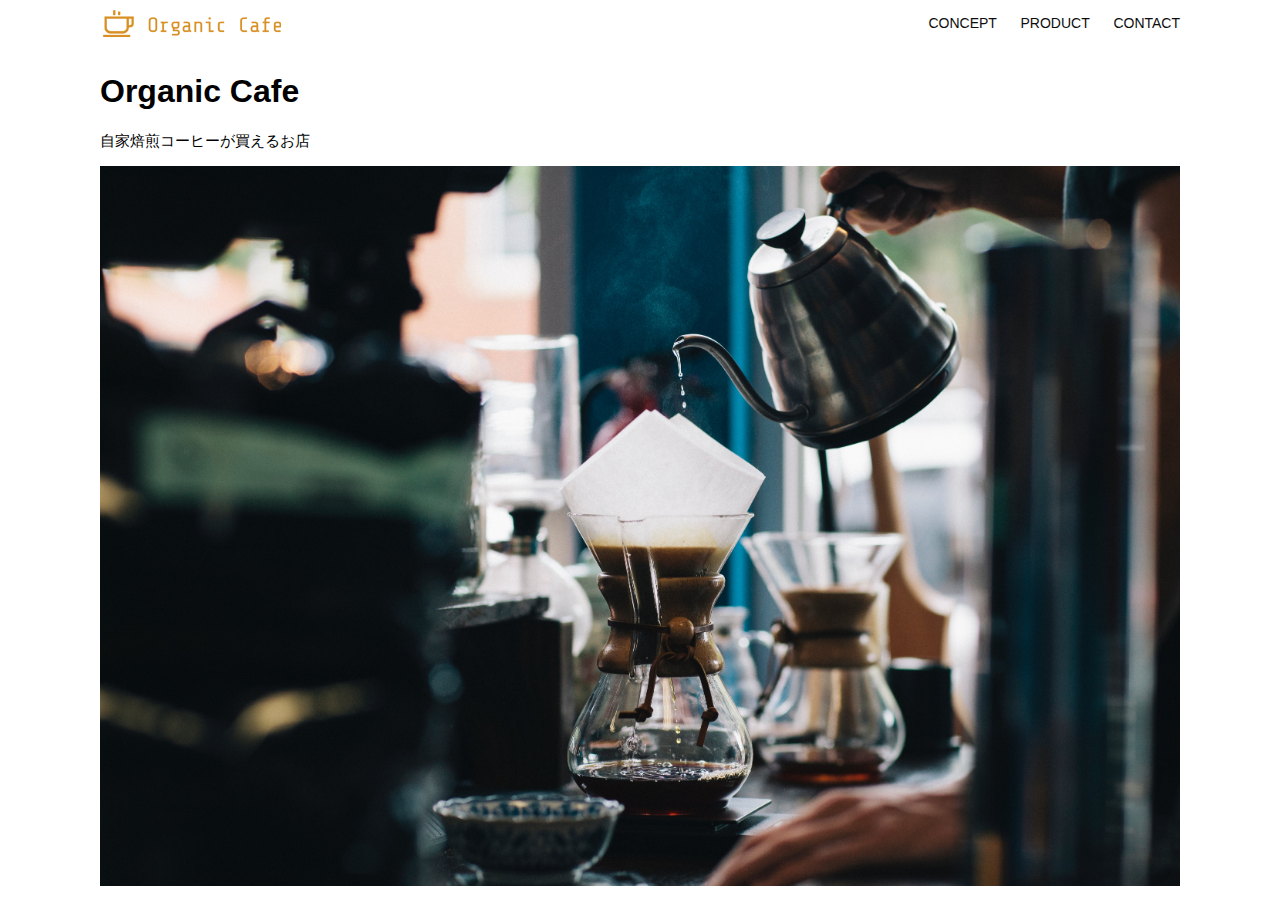
<file: html-css-kadai_013/index.html>
<!DOCTYPE html>
<html>
  <head>
    <title>Organic Cafe</title>
    <meta charset="UTF-8" />
    <meta
      name="description"
      content="自家焙煎のコーヒーがお家で楽しめるOrganic Cafe"
    />
    <meta name="viewport" content="width=device-width, initial-scale=1.0" />
    <link rel="stylesheet" href="style.css" />
  </head>
  <body>
    <!-- ヘッダー -->
    <header>
      <!-- ロゴ -->
      <a href="index.html" id="logo"
        ><img src="images/logo.png" alt="トップページに戻る"
      /></a>

      <!-- PC用ナビゲーション -->
      <nav id="nav-pc">
        <a href="index.html#concept">CONCEPT</a>
        <a href="index.html#product">PRODUCT</a>
        <a href="index.html#contact">CONTACT</a>
      </nav>

      <!-- スマートフォン用ナビゲーション -->
      <img id="menu-sp" src="images/button-menu.png" alt="ナビゲーションを開く" onclick="document.getElementById('nav-sp').style.display = 'block'">
      <nav id="nav-sp">
          <img id="close" src="images/button-close.png" alt="ナビゲーションを閉じる" onclick="document.getElementById('nav-sp').style.display = 'none'">
          <a id="logo-sp" href="index.html" onclick="document.getElementById('nav-sp').style.display = 'none'">
            <img src="images/logo-sp.png" alt="トップページに戻る">
          </a>
          <a class="menu" href="index.html#concept" onclick="document.getElementById('nav-sp').style.display = 'none'">CONCEPT</a>
          <a class="menu" href="index.html#product" onclick="document.getElementById('nav-sp').style.display = 'none'">PRODUCT</a>
          <a class="menu" href="index.html#contact" onclick="document.getElementById('nav-sp').style.display = 'none'">CONTACT</a>
      </nav>
    </header>
    <main>
      <article>
        <!-- メインビジュアル -->
        <section id="main-visual">
          <div id="main-message">
            <h1>Organic Cafe</h1>
            <p>自家焙煎コーヒーが買えるお店</p>
          </div>
          <img
            src="images/main-image.jpg"
            alt="コーヒーをハンドドリップで淹れる画像"
          />
        </section>
      </article>
    </main>
  </body>
</html>
</file>
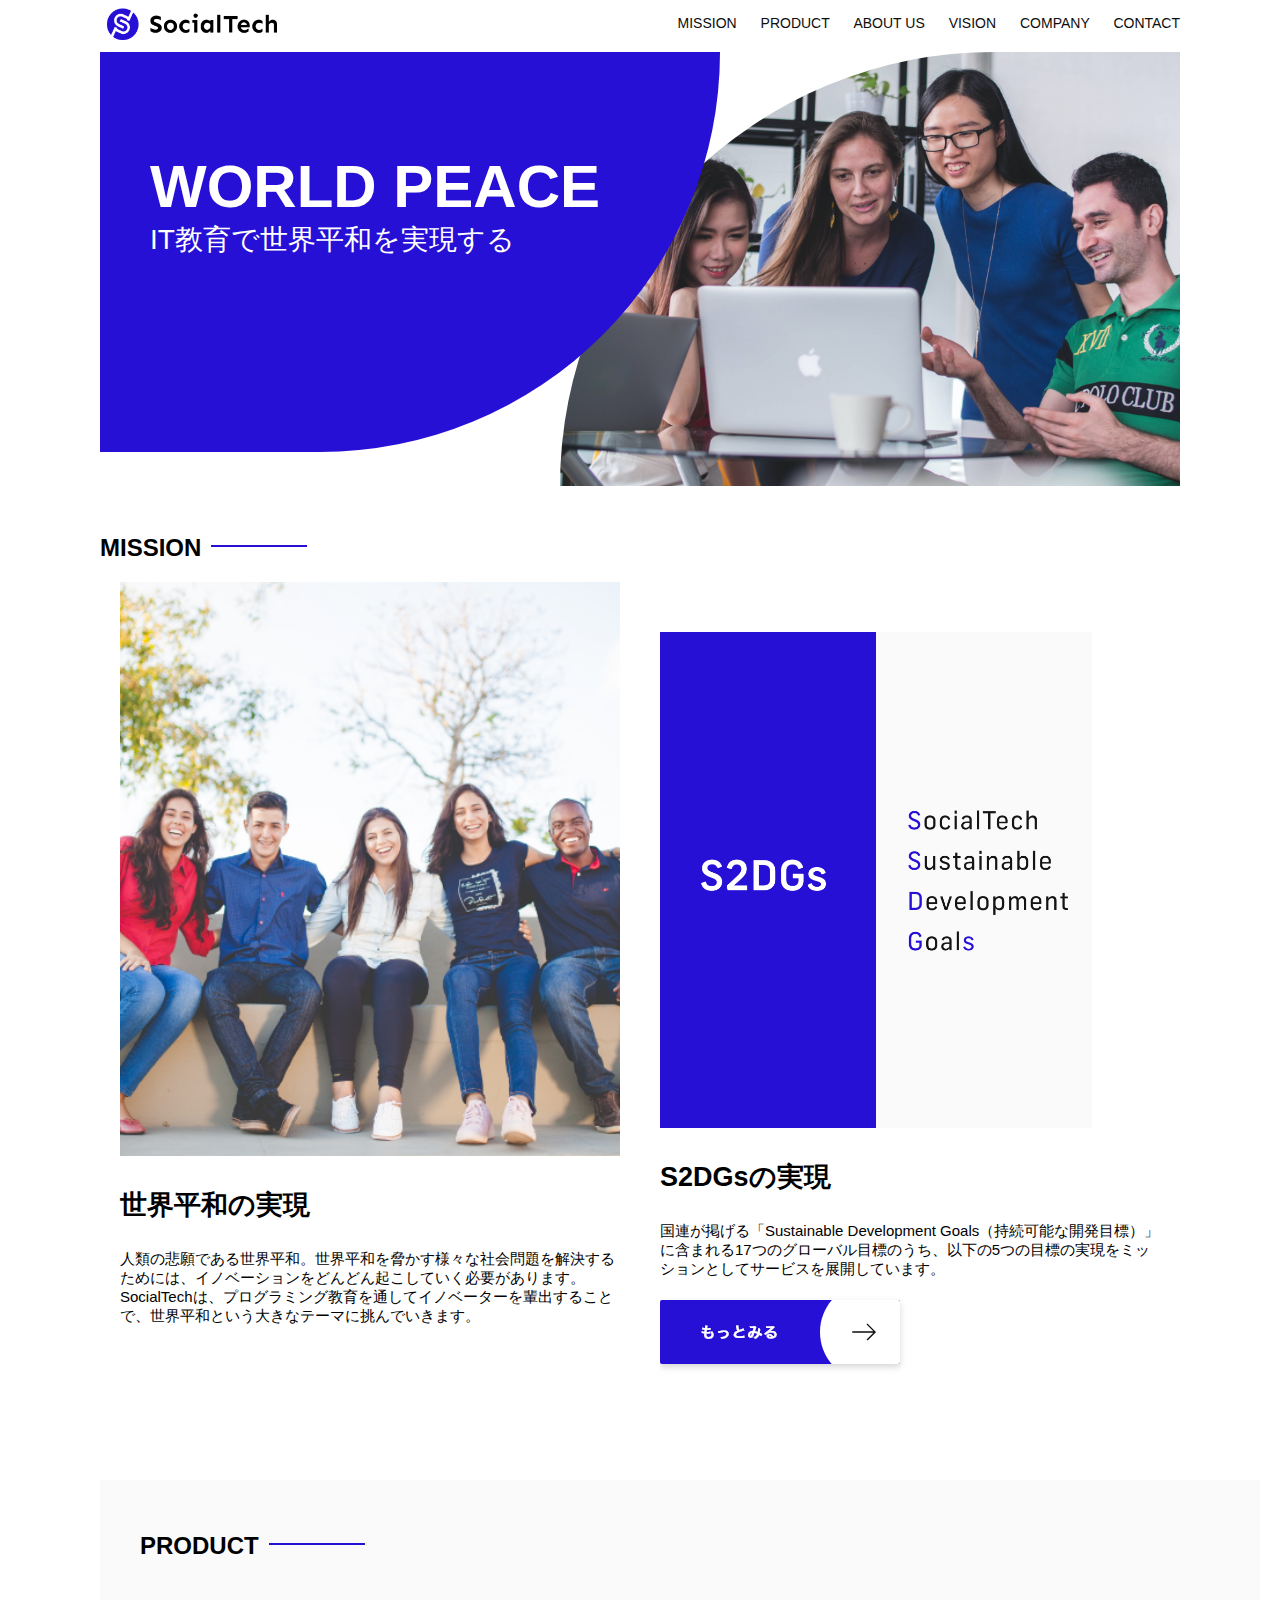
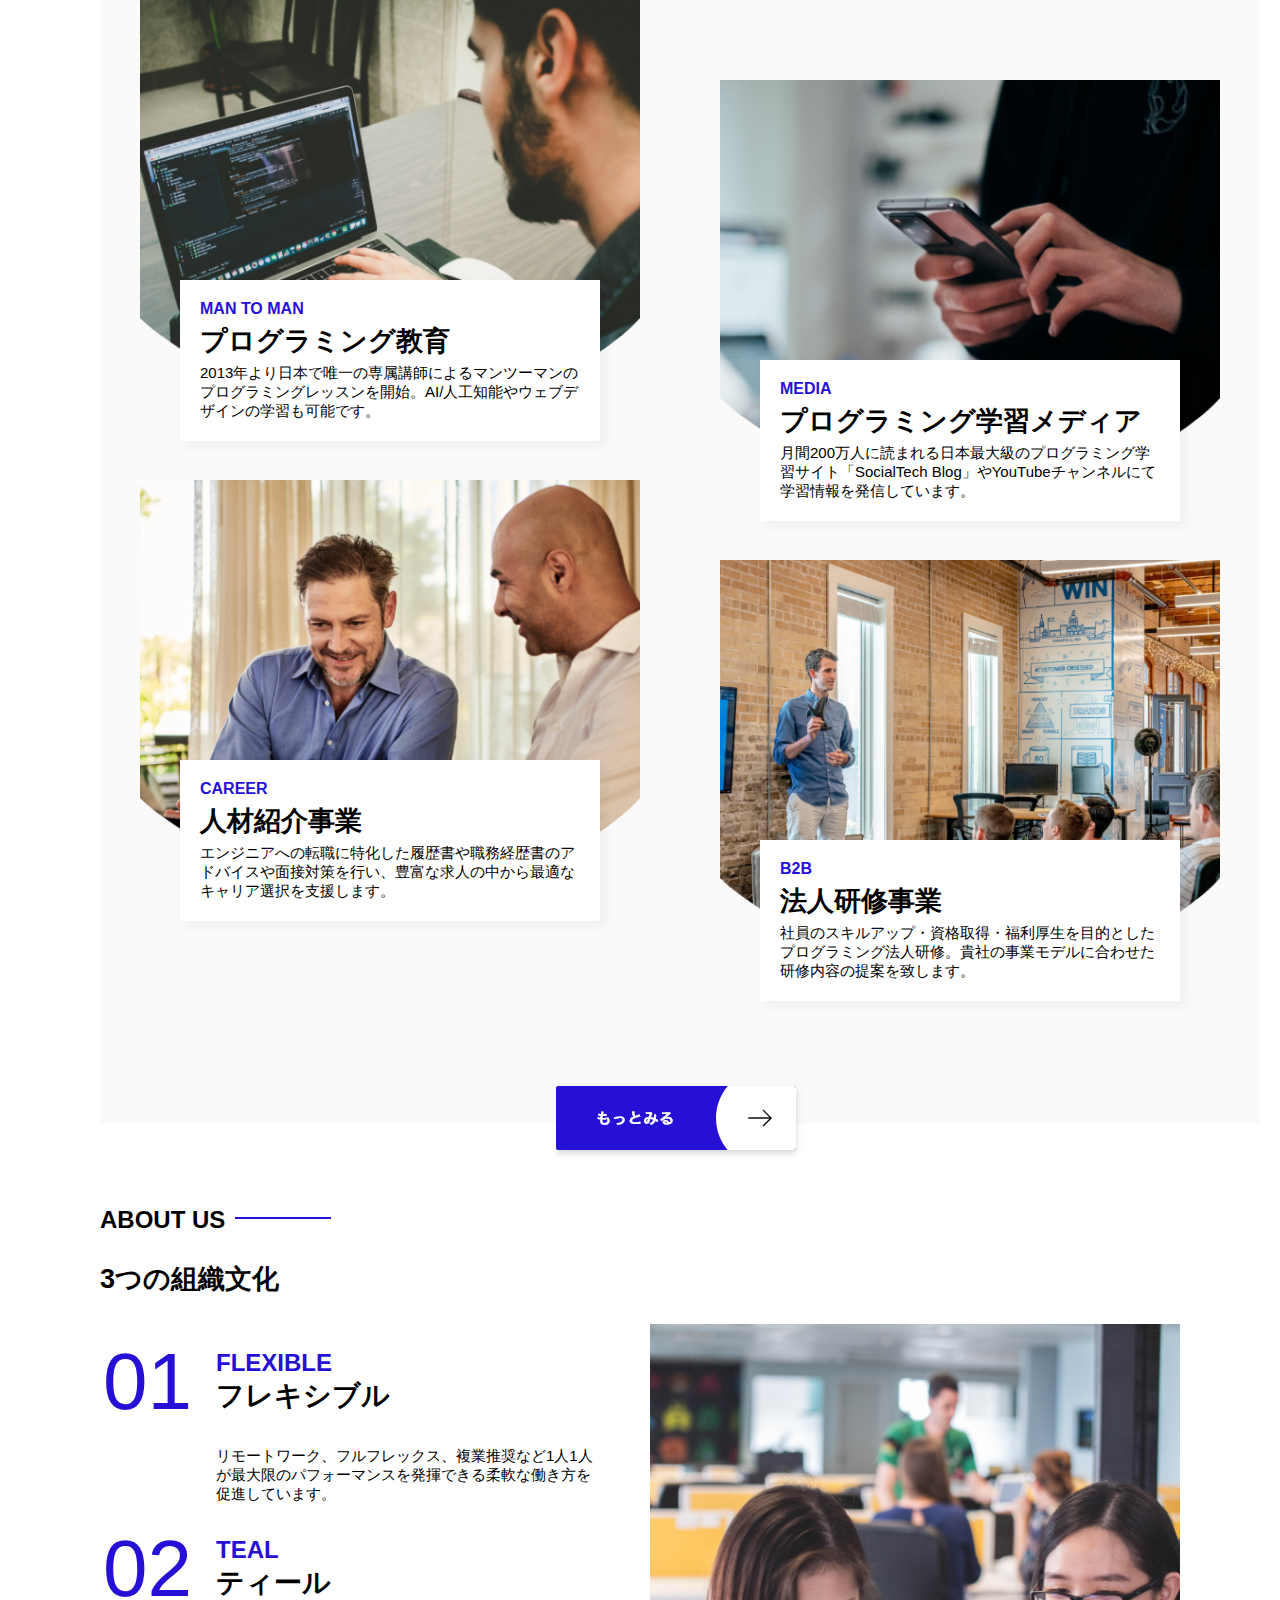
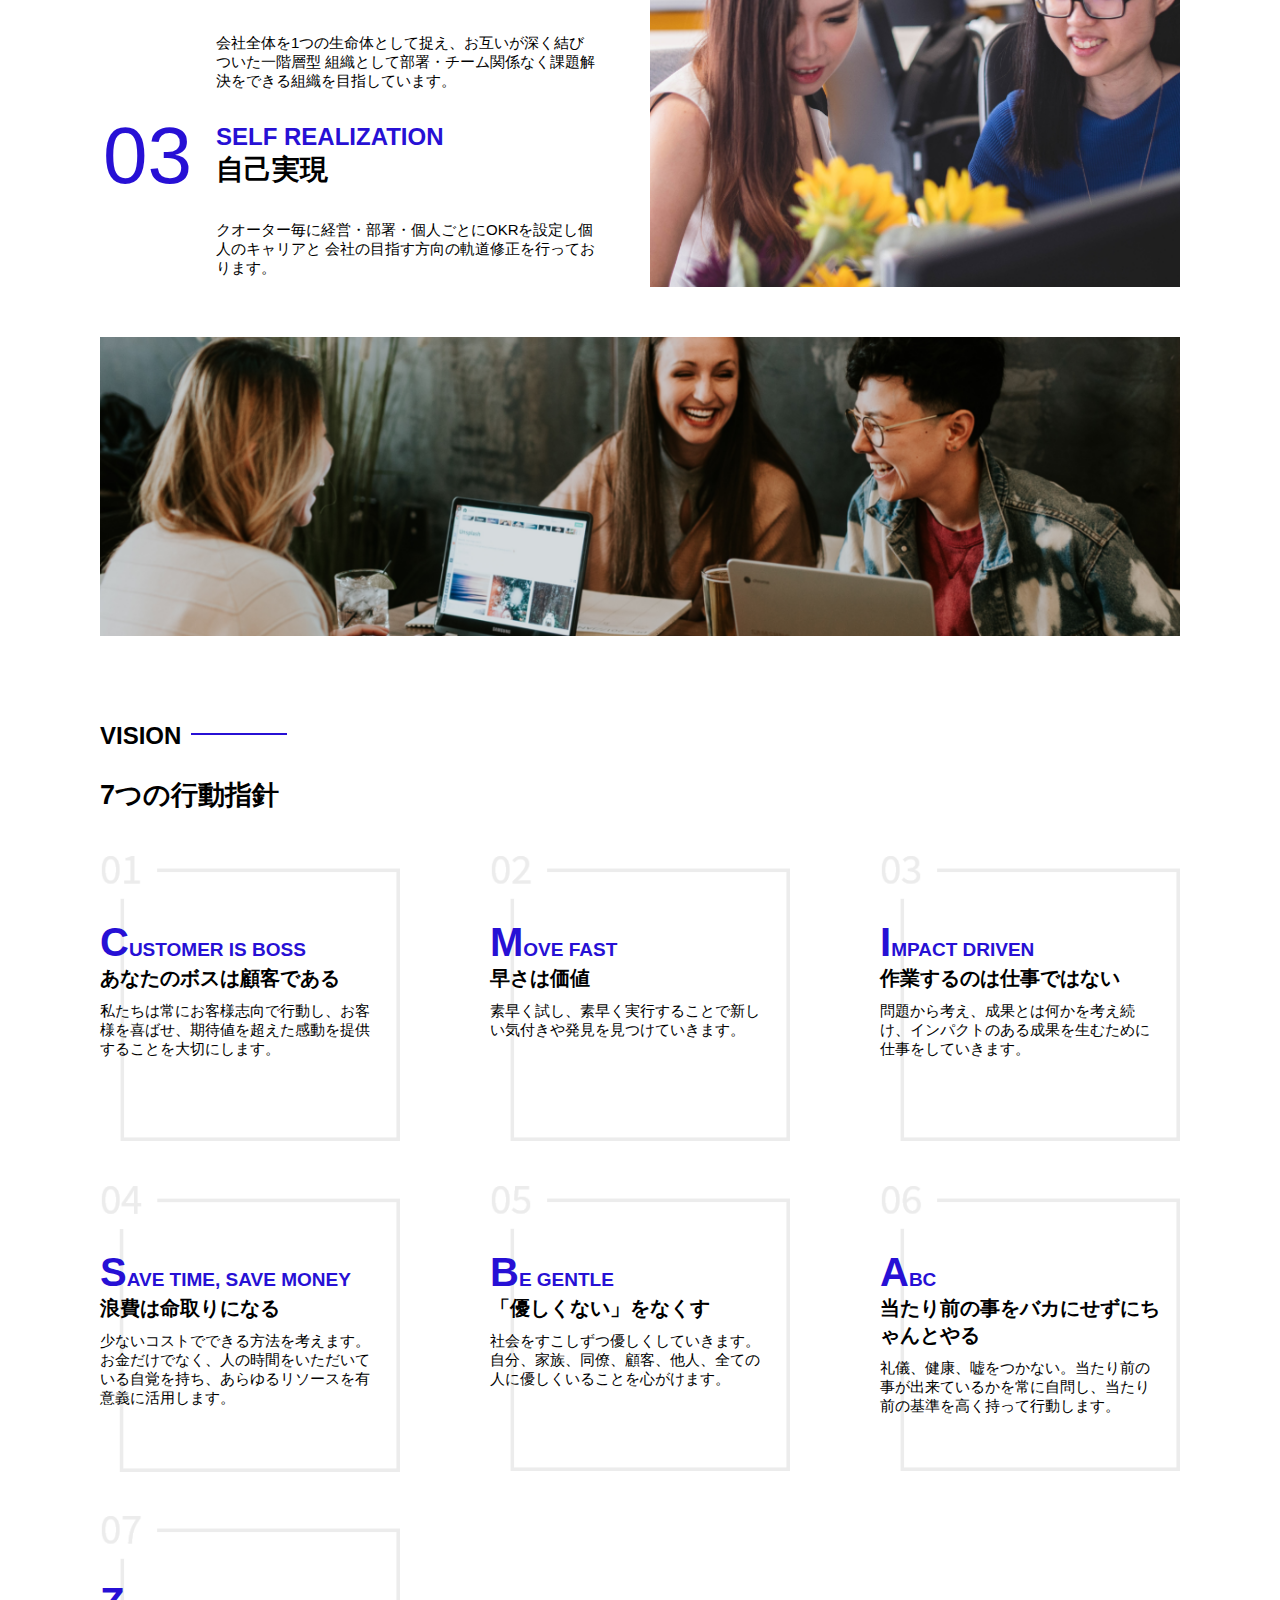
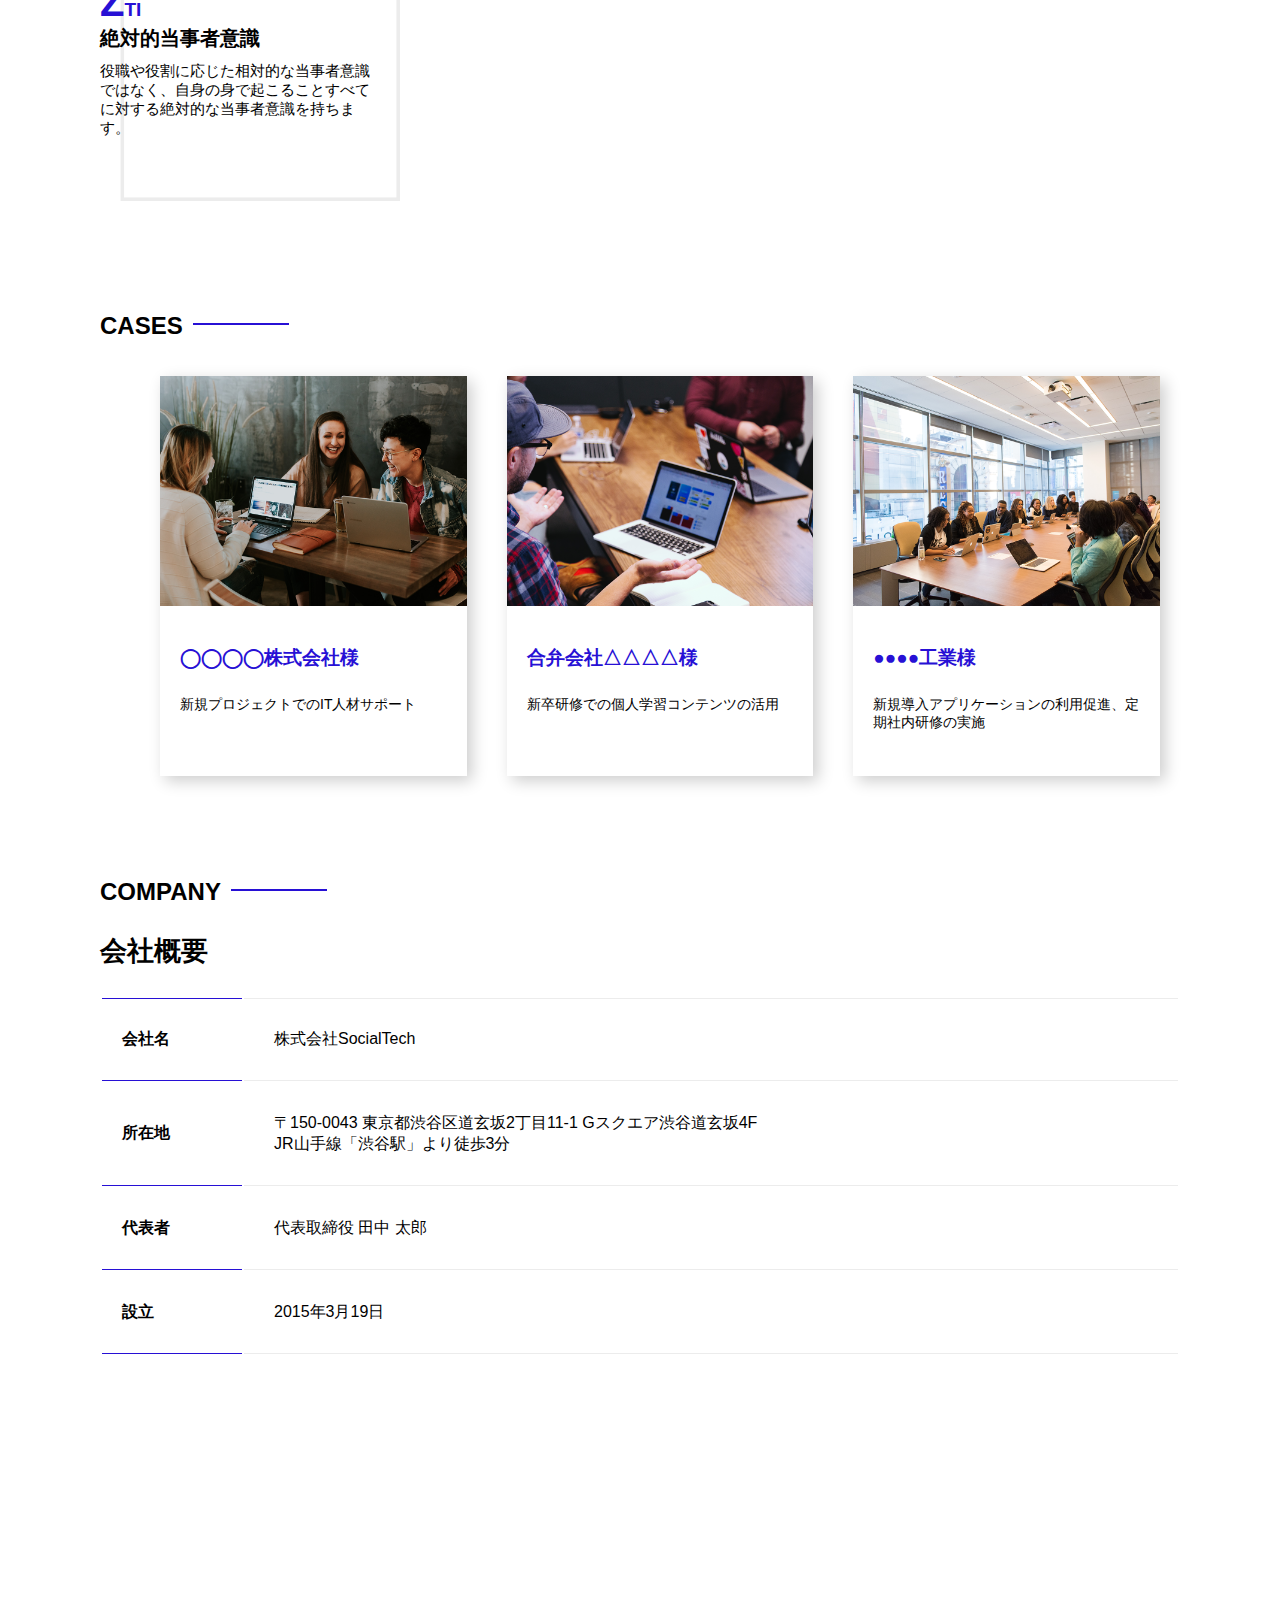
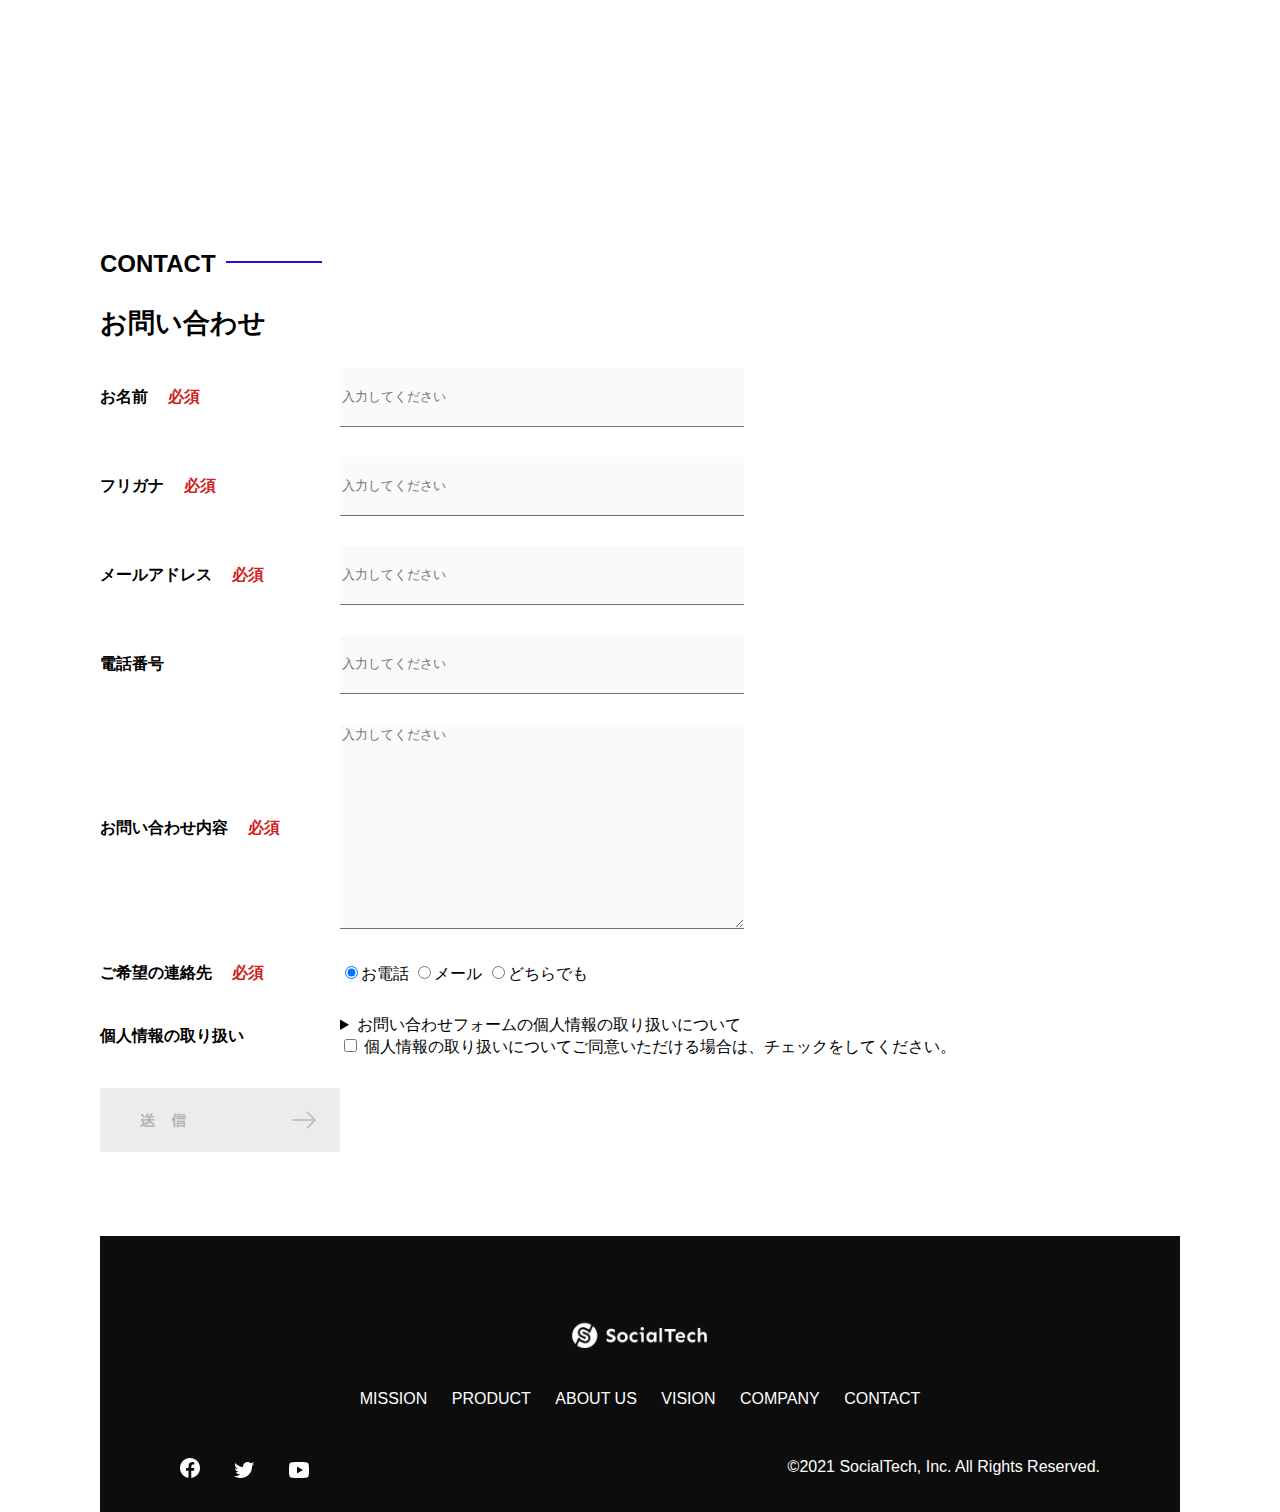
<file: socialtech-kadai_012/index.html>
<!DOCTYPE html>
<html>
  <head>
    <title>SocialTech</title>
    <meta charset="UTF-8" />
    <meta
      name="description"
      content="SocialTechはEdTech業界のリーディングカンパニーを目指します。"
    />
    <meta name="viewport" content="width=device-width, initial-scale=1.0" />
    <link rel="stylesheet" href="style.css" />
  </head>
  <body>
    <!-- ヘッダー -->
    <header>
      <!-- ロゴ -->
      <a href="index.html" id="logo"
        ><img src="images/logo.png" alt="トップページに戻る"
      /></a>

      <!-- PC用ナビゲーション -->
      <nav id="nav-pc">
        <a href="mission.html">MISSION</a>
        <a href="product.html">PRODUCT</a>
        <a href="index.html#aboutus">ABOUT US</a>
        <a href="index.html#vision">VISION</a>
        <a href="index.html#company">COMPANY</a>
        <a href="index.html#contact">CONTACT</a>
      </nav>
    </header>
    <main>
      <article>
        <!-- メインビジュアル -->
        <section id="main-visual">
          <div id="main-message">
            <h1>WORLD PEACE</h1>
            <p>IT教育で世界平和を実現する</p>
          </div>
          <img
            src="images/index/index-main.png"
            alt="PCの周りに集まる多国籍の仲間たち"
          />
        </section>
        <!--ミッション-->
        <section id="mission">
          <h2 class="index-h2">MISSION</h2>
          <div id="mission-flex">
            <div>
              <img
                id="mission-photo"
                src="images/index/index-mission.png"
                alt="屋外のベンチで写真を撮影する多国籍の仲間たち"
              />
              <h3>世界平和の実現</h3>
              <p>
                人類の悲願である世界平和。世界平和を脅かす様々な社会問題を解決するためには、イノベーションをどんどん起こしていく必要があります。SocialTechは、プログラミング教育を通してイノベーターを輩出することで、世界平和という大きなテーマに挑んでいきます。
              </p>
            </div>
            <div>
              <img id="s2dgs" src="images/index/s2dgs.png" alt="S2DGs" />
              <h3>S2DGsの実現</h3>
              <p>
                国連が掲げる「Sustainable Development
                Goals（持続可能な開発目標）」に含まれる17つのグローバル目標のうち、以下の5つの目標の実現をミッションとしてサービスを展開しています。
              </p>
              <a href="mission.html">
                <img src="images/button-more.png" alt="もっとみる" />
              </a>
            </div>
          </div>
        </section>
        <!-- プロダクト -->
        <section id="product">
          <h2 class="index-h2">PRODUCT</h2>
          <div>
            <div id="product-left">
              <div>
                <img
                  class="product-photo"
                  src="images/index/index-mantoman.png"
                  alt="PCでコードを書く男性"
                />
                <div class="product-explain">
                  <span>MAN TO MAN</span>
                  <h3>プログラミング教育</h3>
                  <p>
                    2013年より日本で唯一の専属講師によるマンツーマンのプログラミングレッスンを開始。AI/人工知能やウェブデザインの学習も可能です。
                  </p>
                </div>
              </div>
              <div>
                <img
                  class="product-photo"
                  src="images/index/index-career.png"
                  alt="笑顔で話し合う2人の男性"
                />
                <div class="product-explain">
                  <span>CAREER</span>
                  <h3>人材紹介事業</h3>
                  <p>
                    エンジニアへの転職に特化した履歴書や職務経歴書のアドバイスや面接対策を行い、豊富な求人の中から最適なキャリア選択を支援します。
                  </p>
                </div>
              </div>
            </div>
            <div id="product-right">
              <div>
                <img
                  class="product-photo"
                  src="images/index/index-media.png"
                  alt="スマートフォンを操作する人"
                />
                <div class="product-explain">
                  <span>MEDIA</span>
                  <h3>プログラミング学習メディア</h3>
                  <p>
                    月間200万人に読まれる日本最大級のプログラミング学習サイト「SocialTech
                    Blog」やYouTubeチャンネルにて学習情報を発信しています。
                  </p>
                </div>
              </div>
              <div>
                <img
                  class="product-photo"
                  src="images/index/index-b2b.png"
                  alt="講演中の男性とそれを聴く人々"
                />
                <div class="product-explain">
                  <span>B2B</span>
                  <h3>法人研修事業</h3>
                  <p>
                    社員のスキルアップ・資格取得・福利厚生を目的としたプログラミング法人研修。貴社の事業モデルに合わせた研修内容の提案を致します。
                  </p>
                </div>
              </div>
            </div>
          </div>
          <div>
            <a id="product-more" href="product.html">
              <img src="images/button-more.png" alt="もっとみる" />
            </a>
          </div>
        </section>
        <!---ABOUT US-->
        <section id="aboutus">
          <h2 class="index-h2">ABOUT US</h2>
          <h3>3つの組織文化</h3>
          <div>
            <table class="culture-table">
              <tr>
                <td>
                  <span class="culture-num">01</span>
                </td>
                <td>
                  <span class="culture-en">FLEXIBLE</span>
                  <span class="culture-jp">フレキシブル</span>
                </td>
              </tr>
              <tr>
                <td>
                  <!--空のセル-->
                </td>
                <td>
                  <p class="culture-description">
                    リモートワーク、フルフレックス、複業推奨など1人1人が最大限のパフォーマンスを発揮できる柔軟な働き方を促進しています。
                  </p>
                </td>
              </tr>
              <tr>
                <td>
                  <span class="culture-num">02</span>
                </td>
                <td>
                  <span class="culture-en">TEAL</span>
                  <span class="culture-jp">ティール</span>
                </td>
              </tr>
              <tr>
                <td>
                  <!--空のセル-->
                </td>
                <td>
                  <p class="culture-description">
                    会社全体を1つの生命体として捉え、お互いが深く結びついた一階層型
                    組織として部署・チーム関係なく課題解決をできる組織を目指しています。
                  </p>
                </td>
              </tr>
              <tr>
                <td>
                  <span class="culture-num">03</span>
                </td>
                <td>
                  <span class="culture-en">SELF REALIZATION</span>
                  <span class="culture-jp">自己実現</span>
                </td>
              </tr>
              <tr>
                <td>
                  <!--空のセル-->
                </td>
                <td>
                  <p class="culture-description">
                    クオーター毎に経営・部署・個人ごとにOKRを設定し個人のキャリアと
                    会社の目指す方向の軌道修正を行っております。
                  </p>
                </td>
              </tr>
            </table>
            <img
              class="culture-img"
              src="images/index/index-aboutus1.png"
              alt="笑顔で話し合う2人の女性"
            />
          </div>
          <img
            class="culture-img2"
            src="images/index/index-aboutus2.png"
            alt="笑顔で話し合う3人の男女"
          />
        </section>
        <!-- VISION -->
        <section id="vision">
          <h2 class="index-h2">VISION</h2>
          <h3>7つの行動指針</h3>
          <div>
            <div class="vision-box">
              <img src="images/index/vision-01.png" alt="01" />
              <span>
                <h4>CUSTOMER IS BOSS</h4>
                <h5>あなたのボスは顧客である</h5>
                <p>
                  私たちは常にお客様志向で行動し、お客様を喜ばせ、期待値を超えた感動を提供することを大切にします。
                </p>
              </span>
            </div>
            <div class="vision-box">
              <img src="images/index/vision-02.png" alt="02" />
              <span>
                <h4>MOVE FAST</h4>
                <h5>早さは価値</h5>
                <p>
                  素早く試し、素早く実行することで新しい気付きや発見を見つけていきます。
                </p>
              </span>
            </div>
            <div class="vision-box">
              <img src="images/index/vision-03.png" alt="03" />
              <span>
                <h4>IMPACT DRIVEN</h4>
                <h5>作業するのは仕事ではない</h5>
                <p>
                  問題から考え、成果とは何かを考え続け、インパクトのある成果を生むために仕事をしていきます。
                </p>
              </span>
            </div>
            <div class="vision-box">
              <img src="images/index/vision-04.png" alt="04" />
              <span>
                <h4>SAVE TIME, SAVE MONEY</h4>
                <h5>浪費は命取りになる</h5>
                <p>
                  少ないコストでできる方法を考えます。お金だけでなく、人の時間をいただいている自覚を持ち、あらゆるリソースを有意義に活用します。
                </p>
              </span>
            </div>
            <div class="vision-box">
              <img src="images/index/vision-05.png" alt="05" />
              <span>
                <h4>BE GENTLE</h4>
                <h5>「優しくない」をなくす</h5>
                <p>
                  社会をすこしずつ優しくしていきます。自分、家族、同僚、顧客、他人、全ての人に優しくいることを心がけます。
                </p>
              </span>
            </div>
            <div class="vision-box">
              <img src="images/index/vision-06.png" alt="06" />
              <span>
                <h4>ABC</h4>
                <h5>当たり前の事をバカにせずにちゃんとやる</h5>
                <p>
                  礼儀、健康、嘘をつかない。当たり前の事が出来ているかを常に自問し、当たり前の基準を高く持って行動します。
                </p>
              </span>
            </div>
            <div class="vision-box">
              <img src="images/index/vision-07.png" alt="07" />
              <span>
                <h4>ZTI</h4>
                <h5>絶対的当事者意識</h5>
                <p>
                  役職や役割に応じた相対的な当事者意識ではなく、自身の身で起こることすべてに対する絶対的な当事者意識を持ちます。
                </p>
              </span>
            </div>
          </div>
        </section>
        <!-- CASES -->
        <section id="cases">
          <h2 class="index-h2">CASES</h2>
          <ul>
            <li class="case-card">
              <img class="case-img" src="images/index/case-1.png" alt="仲良く語り合う3人">
              <div class="case-info">
                <h4 class="case-name">◯◯◯◯株式会社様</h4>
                <p class="case-content">新規プロジェクトでのIT人材サポート</p>
              </div>
            </li>
            <li class="case-card">
              <img class="case-img" src="images/index/case-2.png" alt="PCでコンテンツを見る">
              <div class="case-info">
                <h4 class="case-name">合弁会社△△△△様</h4>
                <p class="case-content">新卒研修での個人学習コンテンツの活用</p>
              </div>
            </li>
            <li class="case-card">
              <img class="case-img" src="images/index/case-3.png" alt="社内研修の会議室">
              <div class="case-info">
                <h4 class="case-name">●●●●工業様</h4>
                <p class="case-content">新規導入アプリケーションの利用促進、定期社内研修の実施</p>
              </div>
            </li>
          </ul>
        </section>
        <!-- COMPANY -->
        <section id="company">
          <h2 class="index-h2">COMPANY</h2>
          <h3>会社概要</h3>
          <table id="company-table">
            <tr>
              <th class="tableheader-first">会社名</th>
              <td class="cell-first">株式会社SocialTech</td>
            </tr>
            <tr>
              <th class="tableheader">所在地</th>
              <td class="cell">
                〒150-0043 東京都渋谷区道玄坂2丁目11-1 Gスクエア渋谷道玄坂4F<br />JR山手線「渋谷駅」より徒歩3分
              </td>
            </tr>
            <tr>
              <th class="tableheader">代表者</th>
              <td class="cell">代表取締役 田中 太郎</td>
            </tr>
            <tr>
              <th class="tableheader">設立</th>
              <td class="cell">2015年3月19日</td>
            </tr>
          </table>
          <iframe
            src="https://www.google.com/maps/embed?pb=!1m18!1m12!1m3!1d3241.7759544892483!2d139.69399665123464!3d35.65789123876098!2m3!1f0!2f0!3f0!3m2!1i1024!2i768!4f13.1!3m3!1m2!1s0x60188caa0042e8d1%3A0xba130bea826a7aa2!2z44CSMTUwLTAwNDMg5p2x5Lqs6YO95riL6LC35Yy66YGT546E5Z2C77yS5LiB55uu77yR77yR4oiS77yR!5e0!3m2!1sja!2sjp!4v1636872991912!5m2!1sja!2sjp"
            style="border: 0"
            allowfullscreen=""
            loading="lazy"
          >
          </iframe>
        </section>
        <!-- お問い合わせフォーム -->
        <section id="contact">
          <h2 class="index-h2">CONTACT</h2>
          <h3>お問い合わせ</h3>
          <form>
            <div>
              <div class="contact-heading">
                <label class="contact-label"
                  >お名前<span class="contact-span">必須</span></label
                >
              </div>
              <div class="contact-form">
                <input
                  type="text"
                  name="name"
                  placeholder="入力してください"
                  class="contact-textbox"
                />
              </div>
            </div>
            <div>
              <div class="contact-heading">
                <label class="contact-label"
                  >フリガナ<span class="contact-span">必須</span></label
                >
              </div>
              <div>
                <input
                  type="text"
                  name="hurigana"
                  placeholder="入力してください"
                  class="contact-textbox"
                />
              </div>
            </div>
            <div>
              <div class="contact-heading">
                <label class="contact-label"
                  >メールアドレス<span class="contact-span">必須</span></label
                >
              </div>
              <div>
                <input
                  type="text"
                  name="email"
                  placeholder="入力してください"
                  class="contact-textbox"
                />
              </div>
            </div>
            <div>
              <div class="contact-heading">
                <label class="contact-label">電話番号</label>
              </div>
              <div>
                <input
                  type="text"
                  name="tel"
                  placeholder="入力してください"
                  class="contact-textbox"
                />
              </div>
            </div>
            <div>
              <div class="contact-heading">
                <label class="contact-label"
                  >お問い合わせ内容<span class="contact-span">必須</span></label
                >
              </div>
              <div>
                <textarea
                  class="contact-textarea"
                  placeholder="入力してください"
                  name="message"
                ></textarea>
              </div>
            </div>
            <div>
              <div class="contact-heading">
                <label class="contact-label"
                  >ご希望の連絡先<span class="contact-span">必須</span></label
                >
              </div>
              <div>
                <input
                  class="radiobutton"
                  type="radio"
                  value="tel"
                  name="contact"
                  checked
                /><label>お電話</label>
                <input
                  class="radiobutton"
                  type="radio"
                  value="mail"
                  name="contact"
                /><label>メール</label>
                <input
                  class="radiobutton"
                  type="radio"
                  value="both"
                  name="contact"
                /><label>どちらでも</label>
              </div>
            </div>
            <div>
              <div class="contact-heading">
                <label class="contact-label">個人情報の取り扱い</label>
              </div>
              <div>
                <details>
                  <summary>
                    お問い合わせフォームの個人情報の取り扱いについて
                  </summary>
                  <div>
                    <span>１．組織の名称又は氏名</span><br />
                    株式会社SocialTech<br /><br />
                    <span
                      >２．個人情報保護管理者（若しくはその代理人）の氏名又は職名、所属及び連絡先
                      鈴木 一郎 コーポレート部</span
                    ><br />
                    メールアドレス：support@socialtech.net<br />
                    TEL：03-xxxx-xxxx<br />
                    <span>３．個人情報の利用目的</span><br />
                    ・本サービス及び本サービスに関連する情報の提供又はそれらに関する連絡のため<br />
                    ・ユーザーの本人確認のため<br />
                    ・当社サービスのご案内のため<br />
                    ・当社の商品等の広告または宣伝（電子メールによるものを含むものとします。）<br /><br />
                    <span>４．個人情報の取り扱い業務の委託</span><br />
                    個人情報の取扱業務の全部または一部を外部に業務委託する場合があります。<br />
                    その際、弊社は、個人情報を適切に保護できる管理体制を敷き実行していることを条件として<br />
                    委託先を厳選したうえで、機密保持契約を委託先と締結し、お客様の個人情報を厳密に管理させます。<br /><br />
                    <span>５．個人情報の開示等の請求</span><br />
                    お客様は、弊社に対してご自身の個人情報の開示等（利用目的の通知、開示、内容の訂正・追加・削除、利用の停止または消去、第三者への提供の停止）に関して、当社問合わせ窓口に申し出ることができます。<br />
                    その際、弊社はお客様ご本人を確認させていただいたうえで、合理的な期間内に対応いたします。<br /><br />
                    なお、個人情報に関する弊社問合わせ先は、次の通りです。<br /><br />
                    株式会社SocialTech　個人情報問合せ窓口<br />
                    〒150-0043　東京都渋谷区道玄坂2丁目11-1 Ｇスクエア渋谷道玄坂
                    4F<br />
                    メールアドレス：support@socialtech.net　TEL：03-xxxx-xxxx<br /><br />
                    <span>６．個人情報を提供されることの任意性について</span
                    ><br /><br />
                    お客様がご自身の個人情報を弊社に提供されるか否かは、お客様のご判断によりますが、もしご提供されない場合には、適切なサービスが提供できない場合がありますので予めご了承ください。
                  </div>
                </details>
                <input type="checkbox" name="agree" />
                <span
                  >個人情報の取り扱いについてご同意いただける場合は、チェックをしてください。</span
                >
              </div>
            </div>
            <input
              type="image"
              value="Submit"
              src="images/button-submit.png"
              alt="送信する"
            />
          </form>
        </section>
      </article>
      <footer>
        <div id="footer-logo">
          <img src="images/logo-sp.png" alt="SocialTech" />
        </div>
        <div id="footer-link">
          <a href="mission.html">MISSION</a>
          <a href="product.html">PRODUCT</a>
          <a href="index.html#aboutus">ABOUT US</a>
          <a href="index.html#vision">VISION</a>
          <a href="index.html#company">COMPANY</a>
          <a href="index.html#contact">CONTACT</a>
        </div>
        <div id="sns-footer">
          <a href="https://www.facebook.com/sejuku2013"
            ><img src="images/button-facebook.png" alt="Facebookのリンク"
          /></a>
          <a href="https://twitter.com/samuraijuku"
            ><img src="images/button-twitter.png" alt="Twitterのリンク"
          /></a>
          <a href="https://www.youtube.com/channel/UCCFOQO5aDK0xXam4cUQXT8g"
            ><img src="images/button-youtube.png" alt="YouTubeのリンク"
          /></a>
          <span id="copyright"
            >&copy;2021 SocialTech, Inc. All Rights Reserved.
          </span>
        </div>
      </footer>
    </main>
  </body>
</html>
</file>
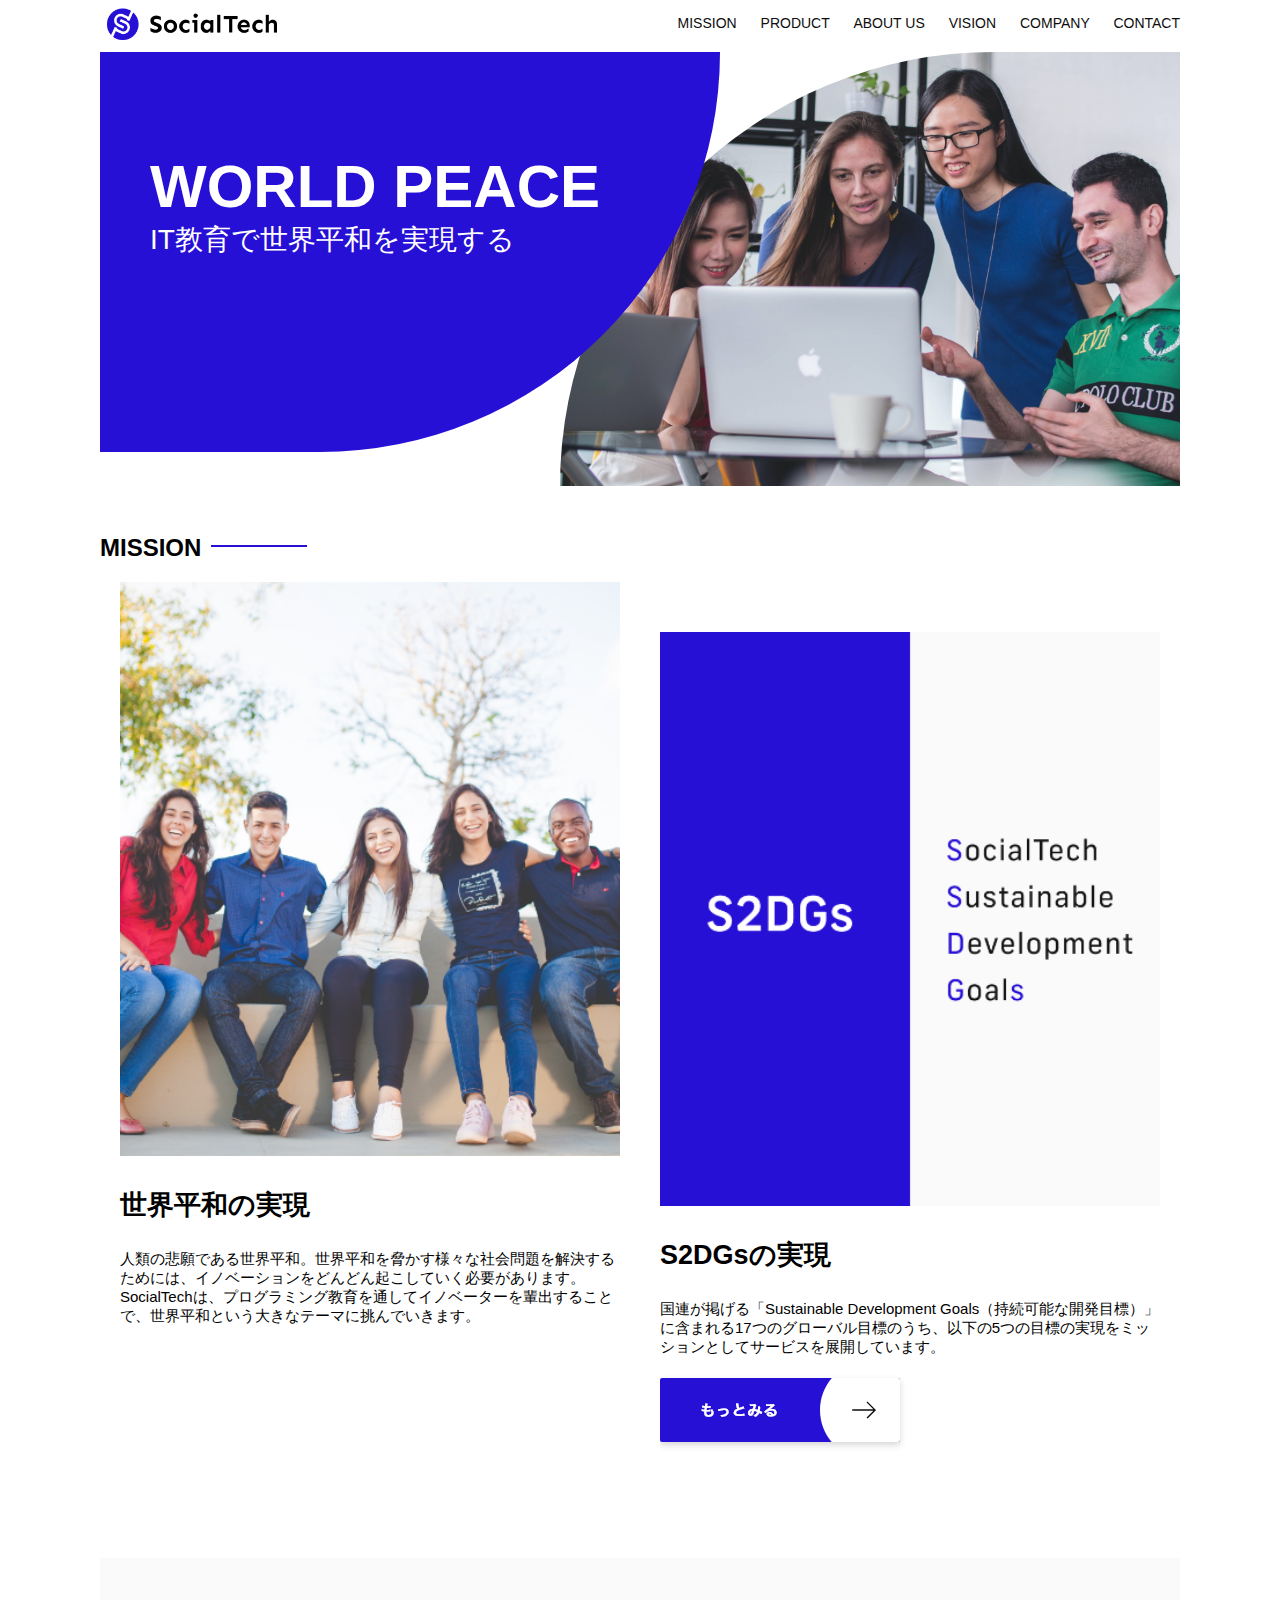
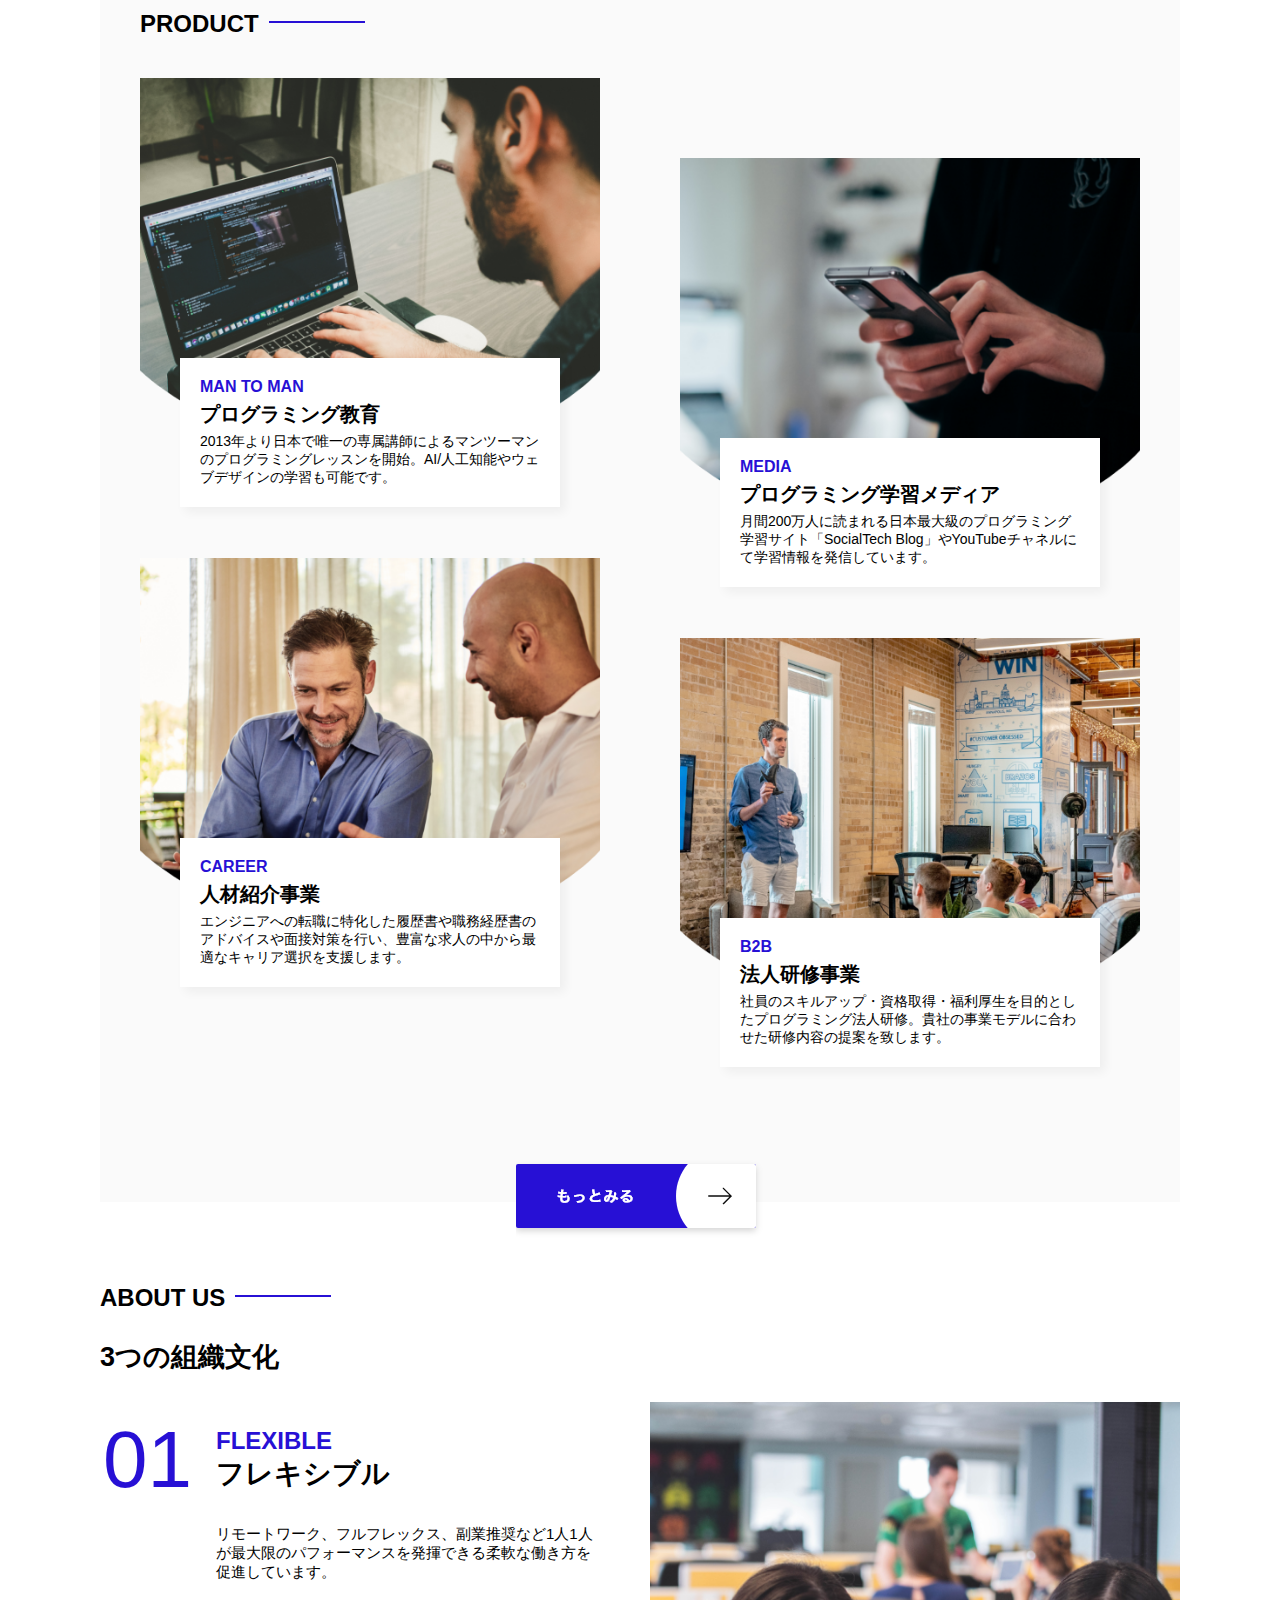
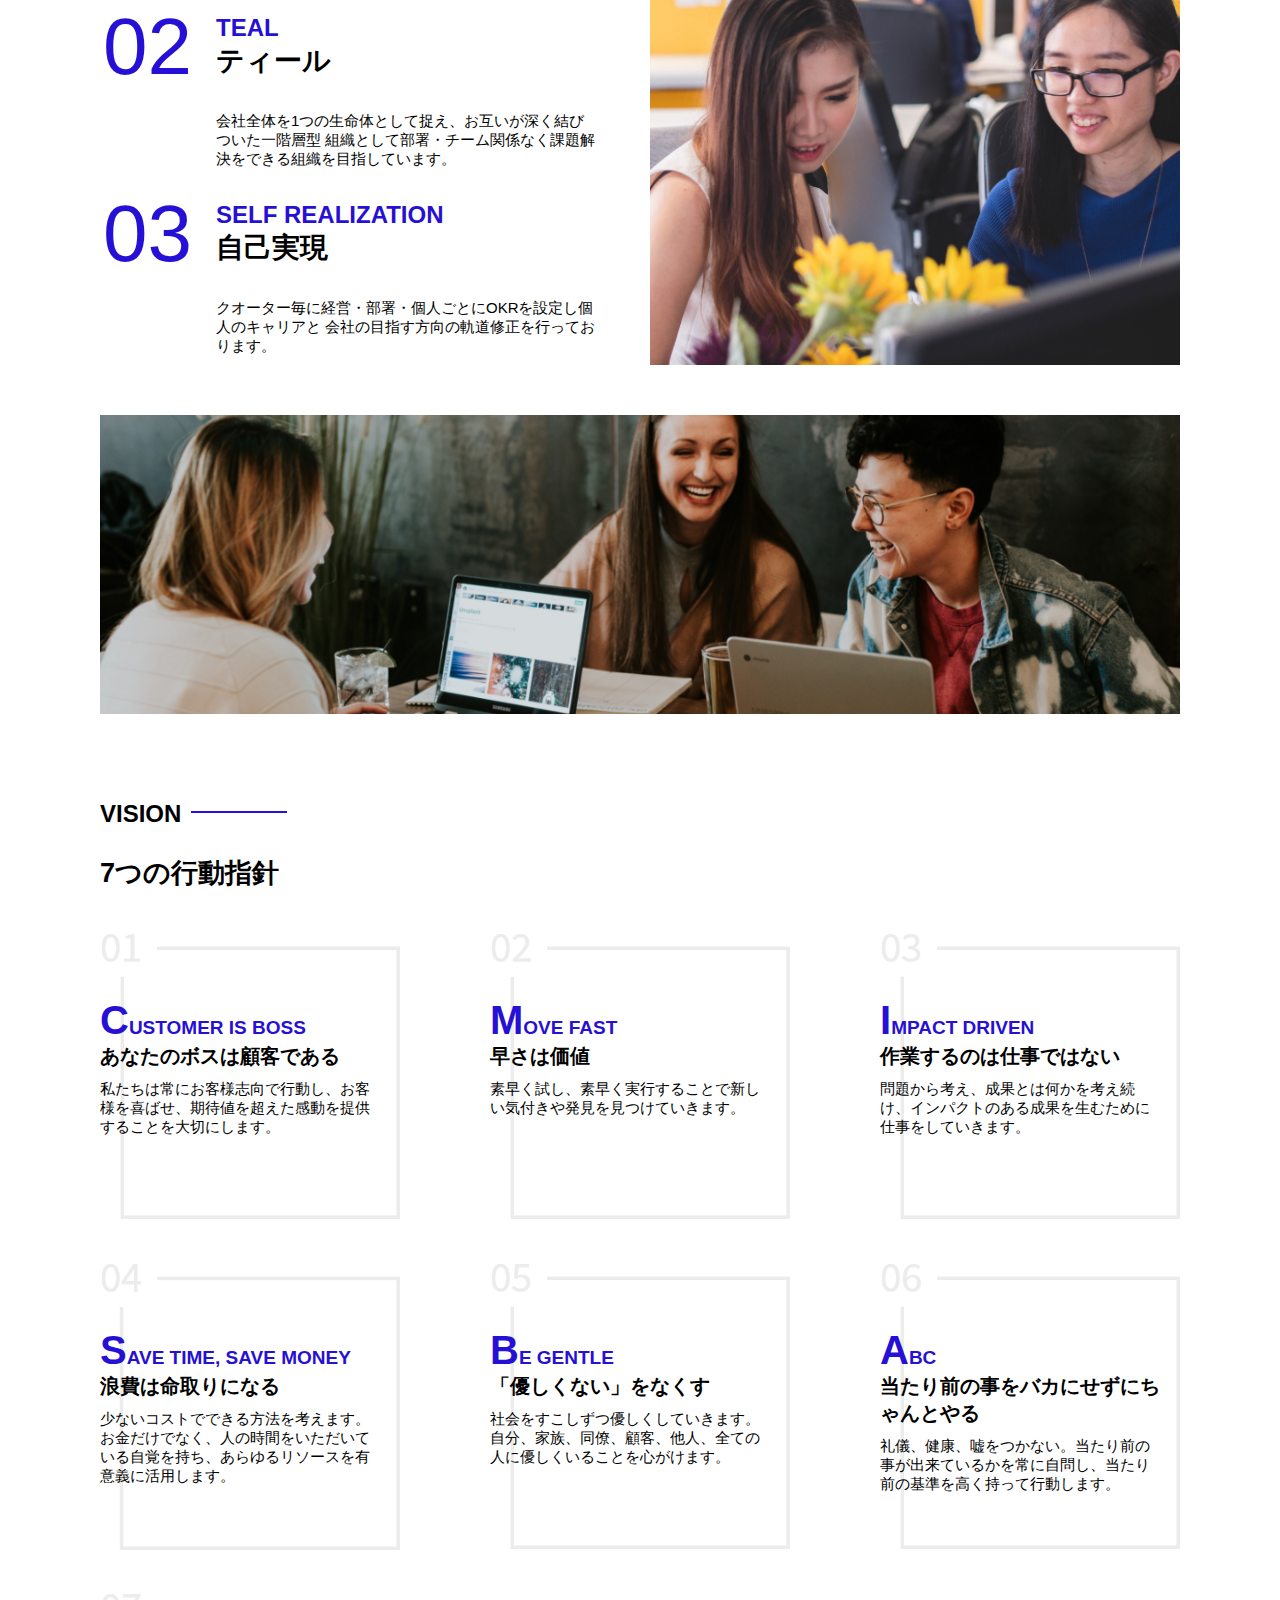
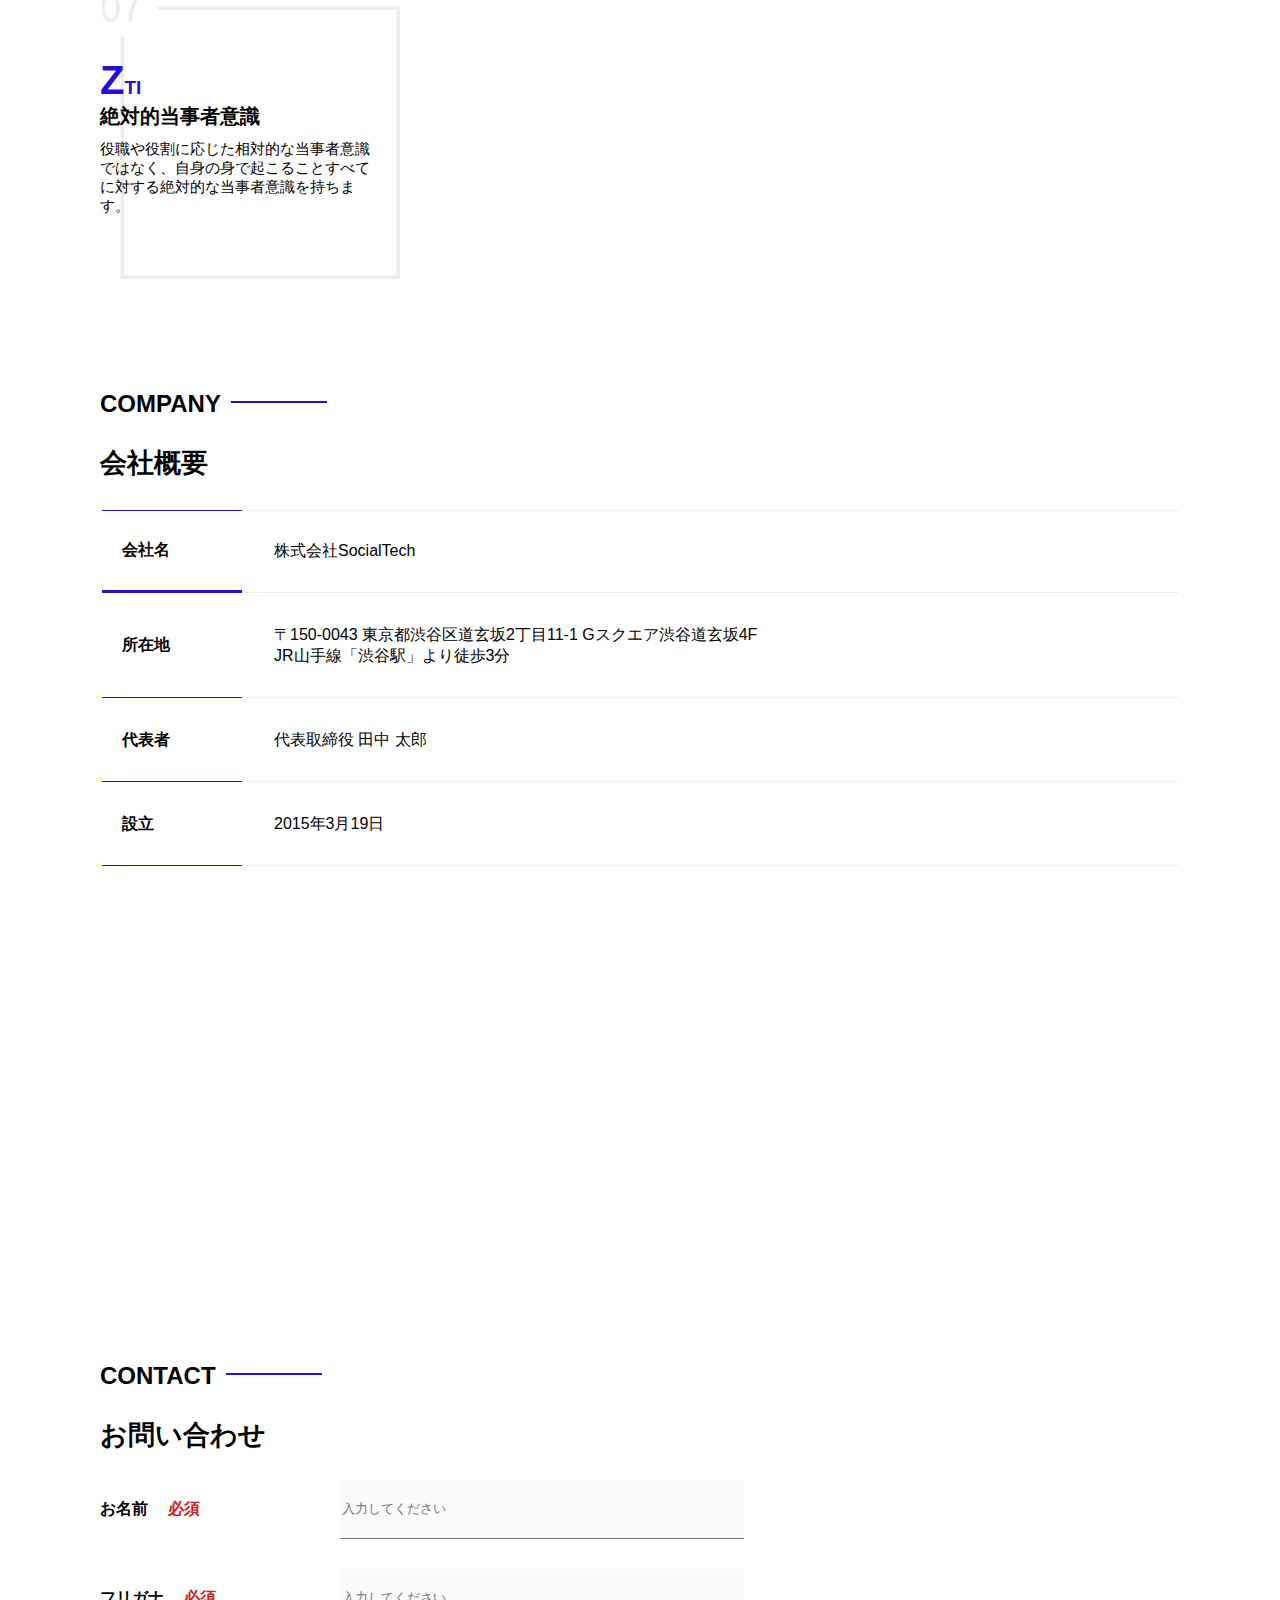
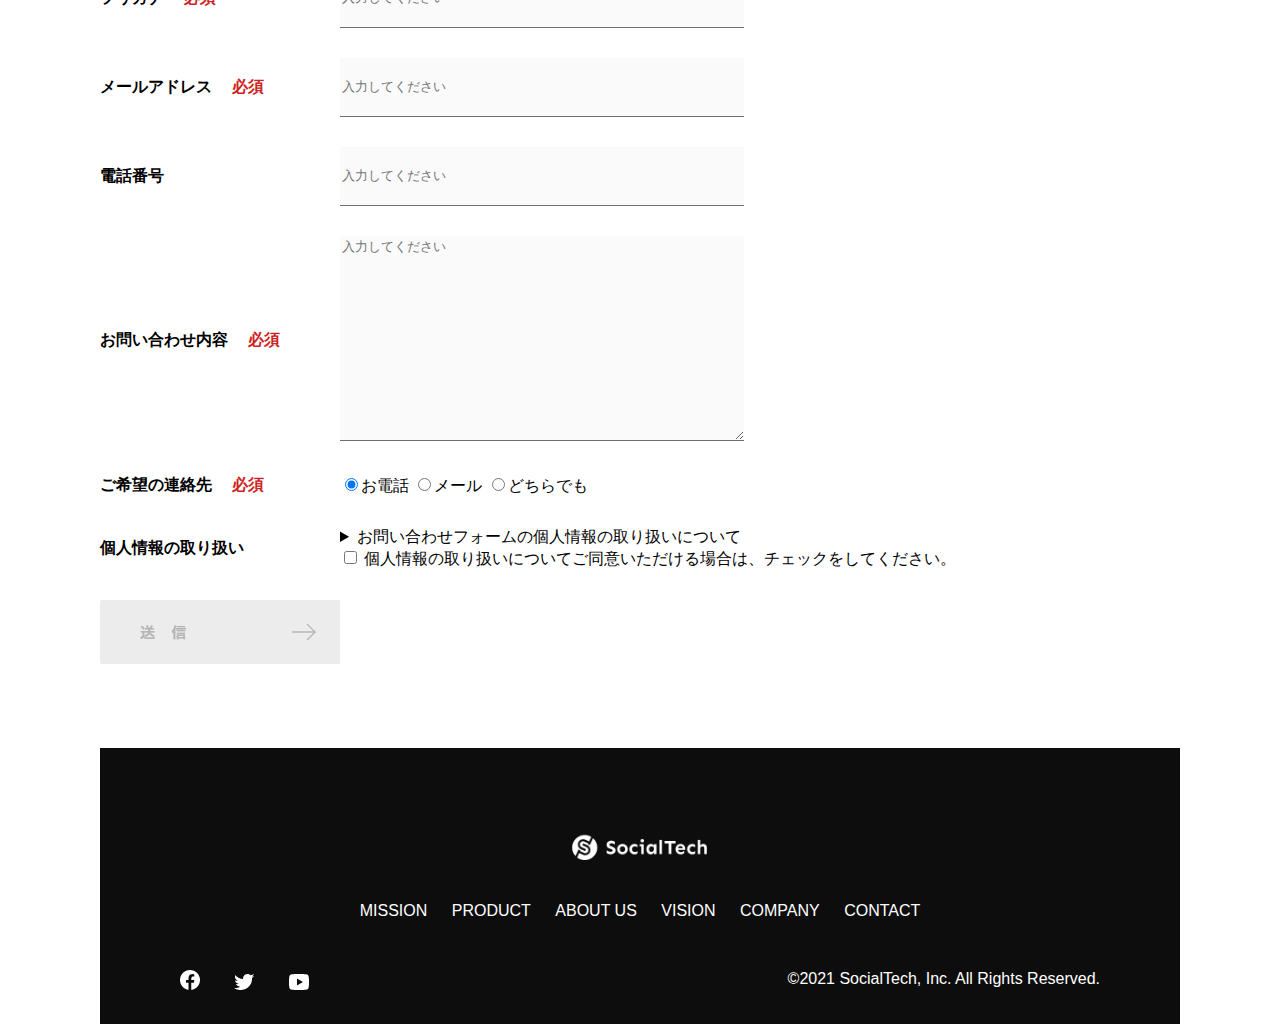
<file: kadai_tutorial_output/socialtech/index.html>
<!DOCTYPE html>
<html>
    <head>
        <title>SocialTech</title>
        <meta charset="UTF-8">
        <meta name="description" content="SocialTechはEdTech業界のリーディングカンパニーを目指します。">
        <meta name="viewport" content="width=device-width, initial-scale=1.0">
        <link rel="stylesheet" href="style.css">
    </head>
    <body>
        <!-- ヘッダー -->
        <header>
            <!-- ロゴ -->
            <a href="index.html" id="logo"><img src="images/logo.png" alt="トップページに戻る"></a>
            <!-- PC用ナビゲーション -->
            <nav id="nav-pc">
                <a href="mission.html">MISSION</a>
                <a href="product.html">PRODUCT</a>
                <a href="index.html#aboutus">ABOUT US</a>
                <a href="index.html#vision">VISION</a>
                <a href="index.html#company">COMPANY</a>
                <a href="index.html#contact">CONTACT</a>
            </nav>
            <!-- スマホ用メニューボタン -->
            <img id="menu-sp" src="images/button-menu.png" alt="ナビゲーションを開く" onclick="document.getElementById('nav-sp').style.display = 'block'">

            <!-- スマホ用ナビゲーション -->
            <nav id="nav-sp">
                <img id="close" src="images/button-close.png" alt="ナビゲーションを閉じる" onclick="document.getElementById('nav-sp').style.display = 'none'">
                <a id="logo-sp" href="index.html" onclick="document.getElementById('nav-sp').style.display = 'none'"><img
                  src="images/logo-sp.png" alt="トップページに戻る"></a>
                <a class="menu" href="mission.html" onclick="document.getElementById('nav-sp').style.display = 'none'">MISSION</a>
                <a class="menu" href="product.html" onclick="document.getElementById('nav-sp').style.display = 'none'">PRODUCT</a>
                <a class="menu" href="index.html#aboutus" onclick="document.getElementById('nav-sp').style.display = 'none'">ABOUT
                  US</a>
                <a class="menu" href="index.html#vision"
                  onclick="document.getElementById('nav-sp').style.display = 'none'">VISION</a>
                <a class="menu" href="index.html#company"
                  onclick="document.getElementById('nav-sp').style.display = 'none'">COMPANY</a>
                <a class="menu" href="index.html#contact"
                  onclick="document.getElementById('nav-sp').style.display = 'none'">CONTACT</a>
                <div id="sns">
                    <a href="https://www.facebook.com/sejuku2013"><img src="images/button-facebook.png" alt="Facebookのリンク"></a>
                    <a href="https://twitter.com/samuraijuku"><img src="images/button-twitter.png" alt="Twitterのリンク"></a>
                    <a href="https://www.youtube.com/channel/UCCFOQO5aDK0xXam4cUQXT8g"><img src="images/button-youtube.png" alt="YouTubeのリンク"></a>
                </div>
            </nav>
        </header>
        <main>
            <article>
                <!-- メインビジュアル -->
                <section id="main-visual">
                    <div id="main-message">
                        <h1>WORLD PEACE</h1>
                        <p>IT教育で世界平和を実現する</p>
                    </div>
                    <img src="images/index/index-main.png" alt="PCの周りに集まる多国籍の仲間たち">
                </section>
                <!-- ミッション -->
                <section id="mission">
                    <h2 class="index-h2">MISSION</h2>
                    <div id="mission-flex">
                        <div>
                            <img id="mission-photo" src="images/index/index-mission.png" alt="屋外のベンチで写真を撮影する多国籍の仲間たち">
                            <h3>世界平和の実現</h3>
                            <p>
                              人類の悲願である世界平和。世界平和を脅かす様々な社会問題を解決するためには、イノベーションをどんどん起こしていく必要があります。SocialTechは、プログラミング教育を通してイノベーターを輩出することで、世界平和という大きなテーマに挑んでいきます。
                            </p>
                        </div>
                        <div>
                            <img id="s2dgs" src="images/index/s2dgs.png" alt="S2DGs">
                            <h3>S2DGsの実現</h3>
                            <p>国連が掲げる「Sustainable Development Goals（持続可能な開発目標）」に含まれる17つのグローバル目標のうち、以下の5つの目標の実現をミッションとしてサービスを展開しています。</p>
                            <a href="mission.html">
                                <img src="images/button-more.png" alt="もっとみる">
                            </a>
                        </div>
                    </div>
                </section>
                <!-- プロダクト -->
                <section id="product">
                    <h2 class="index-h2">PRODUCT</h2>
                    <div>
                        <div id="product-left">
                            <div>
                                <img class="product-photo" src="images/index/index-mantoman.png" alt="PCでコードを書く男性">
                                <div class="product-explain">
                                    <span>MAN TO MAN</span>
                                    <h3>プログラミング教育</h3>
                                    <p>2013年より日本で唯一の専属講師によるマンツーマンのプログラミングレッスンを開始。AI/人工知能やウェブデザインの学習も可能です。</p>
                                </div>
                            </div>
                            <div>
                                <img class="product-photo" src="images/index/index-career.png" alt="笑顔で話し合う2人の男性">
                                <div class="product-explain">
                                    <span>CAREER</span>
                                    <h3>人材紹介事業</h3>
                                    <p>エンジニアへの転職に特化した履歴書や職務経歴書のアドバイスや面接対策を行い、豊富な求人の中から最適なキャリア選択を支援します。</p>
                                </div>
                            </div>
                        </div>
                        <div id="product-right">
                            <div>
                                <img class="product-photo" src="images/index/index-media.png" alt="スマートフォンを操作する人">
                                <div class="product-explain">
                                    <span>MEDIA</span>
                                    <h3>プログラミング学習メディア</h3>
                                    <p>月間200万人に読まれる日本最大級のプログラミング学習サイト「SocialTech Blog」やYouTubeチャネルにて学習情報を発信しています。</p>
                                </div>
                            </div>
                            <div>
                                <img class="product-photo" src="images/index/index-b2b.png" alt="講演中の男性とそれを聴く人々">
                                <div class="product-explain">
                                    <span>B2B</span>
                                    <h3>法人研修事業</h3>
                                    <p>社員のスキルアップ・資格取得・福利厚生を目的としたプログラミング法人研修。貴社の事業モデルに合わせた研修内容の提案を致します。</p>
                                </div>
                            </div>
                        </div>
                    </div>
                    <div>
                        <a id="product-more" href="product.html">
                            <img src="images/button-more.png" alt="もっとみる">
                        </a>
                    </div>
                </section>
                <!-- ABOUT US -->
                <section id="aboutus">
                    <h2 class="index-h2">ABOUT US</h2>
                    <h3>3つの組織文化</h3>
                    <div>
                        <table class="culture-table">
                            <tr>
                                <td>
                                    <span class="culture-num">01</span>
                                </td>
                                <td>
                                    <span class="culture-en">FLEXIBLE</span>
                                    <span class="culture-jp">フレキシブル</span>
                                </td>
                            </tr>
                            <tr>
                                <td>
                                    <!-- 空のセル -->
                                </td>
                                <td>
                                    <p class="culture-description">
                                      リモートワーク、フルフレックス、副業推奨など1人1人が最大限のパフォーマンスを発揮できる柔軟な働き方を促進しています。
                                    </p>
                                </td>
                            </tr>
                            <tr>
                                <td>
                                    <span class="culture-num">02</span>
                                </td>
                                <td>
                                    <span class="culture-en">TEAL</span>
                                    <span class="culture-jp">ティール</span>
                                </td>
                            </tr>
                            <tr>
                                <td>
                                    <!-- 空のセル -->
                                </td>
                                <td>
                                    <p class="culture-description">
                                      会社全体を1つの生命体として捉え、お互いが深く結びついた一階層型
                                      組織として部署・チーム関係なく課題解決をできる組織を目指しています。
                                    </p>
                                </td>
                            </tr>
                            <tr>
                                <td>
                                    <span class="culture-num">03</span>
                                </td>
                                <td>
                                    <span class="culture-en">SELF REALIZATION</span>
                                    <span class="culture-jp">自己実現</span>
                                </td>
                            </tr>
                            <tr>
                                <td>
                                    <!-- 空のセル -->
                                </td>
                                <td>
                                    <p class="culture-description">
                                      クオーター毎に経営・部署・個人ごとにOKRを設定し個人のキャリアと
                                      会社の目指す方向の軌道修正を行っております。
                                    </p>
                                </td>
                            </tr>
                        </table>
                        <img class="culture-img" src="images/index/index-aboutus1.png" alt="笑顔で話し合う2人の女性">
                    </div>
                    <img class="culture-img2" src="images/index/index-aboutus2.png" alt="笑顔で話し合う3人の男女">
                </section>
                <!-- VISION -->
                <section id="vision">
                    <h2 class="index-h2">VISION</h2>
                    <h3>7つの行動指針</h3>
                    <div>
                        <div class="vision-box">
                            <img src="images/index/vision-01.png" alt="01">
                            <span>
                                <h4>CUSTOMER IS BOSS</h4>
                                <h5>あなたのボスは顧客である</h5>
                                <p>私たちは常にお客様志向で行動し、お客様を喜ばせ、期待値を超えた感動を提供することを大切にします。</p>
                            </span>
                        </div>
                        <div class="vision-box">
                            <img src="images/index/vision-02.png" alt="02">
                            <span>
                                <h4>MOVE FAST</h4>
                                <h5>早さは価値</h5>
                                <p>素早く試し、素早く実行することで新しい気付きや発見を見つけていきます。</p>
                            </span>
                        </div>
                        <div class="vision-box">
                            <img src="images/index/vision-03.png" alt="03">
                            <span>
                                <h4>IMPACT DRIVEN</h4>
                                <h5>作業するのは仕事ではない</h5>
                                <p>問題から考え、成果とは何かを考え続け、インパクトのある成果を生むために仕事をしていきます。</p>
                            </span>
                        </div>
                        <div class="vision-box">
                            <img src="images/index/vision-04.png" alt="04">
                            <span>
                                <h4>SAVE TIME, SAVE MONEY</h4>
                                <h5>浪費は命取りになる</h5>
                                <p>少ないコストでできる方法を考えます。お金だけでなく、人の時間をいただいている自覚を持ち、あらゆるリソースを有意義に活用します。</p>
                            </span>
                        </div>
                        <div class="vision-box">
                            <img src="images/index/vision-05.png" alt="05">
                            <span>
                                <h4>BE GENTLE</h4>
                                <h5>「優しくない」をなくす</h5>
                                <p>社会をすこしずつ優しくしていきます。自分、家族、同僚、顧客、他人、全ての人に優しくいることを心がけます。</p>
                            </span>
                        </div>
                        <div class="vision-box">
                            <img src="images/index/vision-06.png" alt="06">
                            <span>
                                <h4>ABC</h4>
                                <h5>当たり前の事をバカにせずにちゃんとやる</h5>
                                <p>礼儀、健康、嘘をつかない。当たり前の事が出来ているかを常に自問し、当たり前の基準を高く持って行動します。</p>
                            </span>
                        </div>
                        <div class="vision-box">
                            <img src="images/index/vision-07.png" alt="07">
                            <span>
                                <h4>ZTI</h4>
                                <h5>絶対的当事者意識</h5>
                                <p>役職や役割に応じた相対的な当事者意識ではなく、自身の身で起こることすべてに対する絶対的な当事者意識を持ちます。</p>
                            </span>
                        </div>
                    </div>
                </section>
                <!-- COMPANY -->
                <section id="company">
                    <h2 class="index-h2">COMPANY</h2>
                    <h3>会社概要</h3>
                    <table id="company-table">
                        <tr>
                            <th class="tableheader-first">会社名</th>
                            <td class="cell-first">株式会社SocialTech</td>
                        </tr>
                        <tr>
                            <th class="tableheader">所在地</th>
                            <td class="cell">〒150-0043 東京都渋谷区道玄坂2丁目11-1 Gスクエア渋谷道玄坂4F<br>JR山手線「渋谷駅」より徒歩3分</td>
                        </tr>
                        <tr>
                            <th class="tableheader">代表者</th>
                            <td class="cell">代表取締役 田中 太郎</td>
                        </tr>
                        <tr>
                            <th class="tableheader">設立</th>
                            <td class="cell">2015年3月19日</td>
                        </tr>
                    </table>
                    <iframe
                        src="https://www.google.com/maps/embed?pb=!1m18!1m12!1m3!1d3241.7759544892483!2d139.69399665123464!3d35.65789123876098!2m3!1f0!2f0!3f0!3m2!1i1024!2i768!4f13.1!3m3!1m2!1s0x60188caa0042e8d1%3A0xba130bea826a7aa2!2z44CSMTUwLTAwNDMg5p2x5Lqs6YO95riL6LC35Yy66YGT546E5Z2C77yS5LiB55uu77yR77yR4oiS77yR!5e0!3m2!1sja!2sjp!4v1636872991912!5m2!1sja!2sjp"
                        style="border:0;" allowfullscreen="" loading="lazy">
                    </iframe>
                </section>
                <!-- お問い合わせフォーム -->
                <section id="contact">
                    <h2 class="index-h2">CONTACT</h2>
                    <h3>お問い合わせ</h3>
                    <!-- STATIC FORMSのフォームタグ -->
                    <form action="https://api.staticforms.xyz/submit" method="post">
                        <input type="text" name="honeypot" style="display:none">
                        <!-- STATIC FORMSのアクセスキー -->
                        <input type="hidden" name="accessKey" value="b52f081f-5abc-46bf-9aa4-41e34d0e7d17">
                        <!--メールのタイトル-->
                        <input type="hidden" name="subject" value="お問い合わせフォーム" />
                        <!--送信先のメールアドレスをvalueに設定する-->
                        <input type="hidden" name="replyTo" value="taito1500@icloud.com">
                        <!--redirectToのURLは公開後のURLへリンクする-->
                        <input type="hidden" name="redirectTo" value="">
                        <div>
                            <div class="contact-heading">
                                <label class="contact-label">お名前<span class="contact-span">必須</span></label>
                            </div>
                            <div>
                                <input type="text" name="name" placeholder="入力してください" class="contact-textbox">
                            </div>
                        </div>
                        <div>
                            <div class="contact-heading">
                                <label class="contact-label">フリガナ<span class="contact-span">必須</span></label>
                            </div>
                            <div>
                                <input type="text" name="hurigana" placeholder="入力してください" class="contact-textbox">
                            </div>
                        </div>
                        <div>
                            <div class="contact-heading">
                                <label class="contact-label">メールアドレス<span class="contact-span">必須</span></label>
                            </div>
                            <div>
                                <input type="text" name="email" placeholder="入力してください" class="contact-textbox">
                            </div>
                        </div>
                        <div>
                            <div class="contact-heading">
                                <label class="contact-label">電話番号</label>
                            </div>
                            <div>
                                <input type="text" name="tel" placeholder="入力してください" class="contact-textbox">
                            </div>
                        </div>
                        <div>
                            <div class="contact-heading">
                                <label class="contact-label">お問い合わせ内容<span class="contact-span">必須</span></label>
                            </div>
                            <div>
                                <textarea class="contact-textarea" placeholder="入力してください" name="message"></textarea>
                            </div>
                        </div>
                        <div>
                            <div class="contact-heading">
                                <labeel class="contact-label">ご希望の連絡先<span class="contact-span">必須</span></labeel>
                            </div>
                            <div>
                                <input class="radiobutton" type="radio" value="tel" name="contact" checked><label>お電話</label>
                                <input class="radiobutton" type="radio" value="mail" name="contact"><label>メール</label>
                                <input class="radiobutton" type="radio" value="both" name="contact"><label>どちらでも</label>
                            </div>
                        </div>
                        <div>
                            <div class="contact-heading">
                                <label class="contact-label">個人情報の取り扱い</label>
                            </div>
                            <div>
                                <details>
                                    <summary>お問い合わせフォームの個人情報の取り扱いについて</summary>
                                    <div>
                                        <span>1.組織の名称又は氏名</span><br>
                                        株式会社SocialTech<br><br>
                                        <span>2.個人情報保護管理者（若しくはその代理人）の氏名又は職名、所属および連絡先
                                          鈴木 一郎 コーポレート部</span><br>
                                        メールアドレス:support@socialtech.net<br>
                                        TEL:03-xxxx-xxxx<br>
                                        <span>３．個人情報の利用目的</span><br>
                                        ・本サービス及び本サービスに関連する情報の提供又はそれらに関する連絡のため<br>
                                        ・ユーザーの本人確認のため<br>
                                        ・当社サービスのご案内のため<br>
                                        ・当社の商品等の広告または宣伝（電子メールによるものを含むものとします。）<br><br>
                                        <span>４．個人情報の取り扱い業務の委託</span><br>
                                        個人情報の取扱業務の全部または一部を外部に業務委託する場合があります。<br>
                                        その際、弊社は、個人情報を適切に保護できる管理体制を敷き実行していることを条件として<br>
                                        委託先を厳選したうえで、機密保持契約を委託先と締結し、お客様の個人情報を厳密に管理させます。<br><br>
                                        <span>５．個人情報の開示等の請求</span><br>
                                        お客様は、弊社に対してご自身の個人情報の開示等（利用目的の通知、開示、内容の訂正・追加・削除、利用の停止または消去、第三者への提供の停止）に関して、当社問合わせ窓口に申し出ることができます。<br>
                                        その際、弊社はお客様ご本人を確認させていただいたうえで、合理的な期間内に対応いたします。<br><br>
                                        なお、個人情報に関する弊社問合わせ先は、次の通りです。<br><br>
                                        株式会社SocialTech 個人情報問合せ窓口<br>
                                        〒150-0043 東京都渋谷区道玄坂2丁目11-1 Ｇスクエア渋谷道玄坂 4F<br>
                                        メールアドレス:support@socialtech.net TEL:03-xxxx-xxxx<br><br>
                                        <span>６．個人情報を提供されることの任意性について</span><br><br>
                                        お客様がご自身の個人情報を弊社に提供されるか否かは、お客様のご判断によりますが、もしご提供されない場合には、適切なサービスが提供できない場合がありますので予めご了承ください。
                                    </div>
                                </details>
                                <input type="checkbox" name="agree">
                                <span>個人情報の取り扱いについてご同意いただける場合は、チェックをしてください。</span>
                            </div>
                        </div>
                        <input type="image" src="images/button-submit.png" alt="送信する">
                    </form>
                </section>
            </article>
            <footer>
                <div id="footer-logo">
                    <img src="images/logo-sp.png" alt="SocialTech">
                </div>
                <div id="footer-link">
                    <a href="mission.html">MISSION</a>
                    <a href="product.html">PRODUCT</a>
                    <a href="index.html#aboutus">ABOUT US</a>
                    <a href="index.html#vision">VISION</a>
                    <a href="index.html#company">COMPANY</a>
                    <a href="index.html#contact">CONTACT</a>
                </div>
                <div id="sns-footer">
                    <a href="https://www.facebook.com/sejuku2013"><img src="images/button-facebook.png" alt="Facebookのリンク"></a>
                    <a href="https://twitter.com/samuraijuku"><img src="images/button-twitter.png" alt="Twitterのリンク"></a>
                    <a href="https://www.youtube.com/channel/UCCFOQO5aDK0xXam4cUQXT8g"><img src="images/button-youtube.png" alt="YouTubeのリンク"></a>
                    <span id="copyright">&copy;2021 SocialTech, Inc. All Rights Reserved. </span>
                </div>
            </footer>
        </main>
    </body>
</html>
</file>
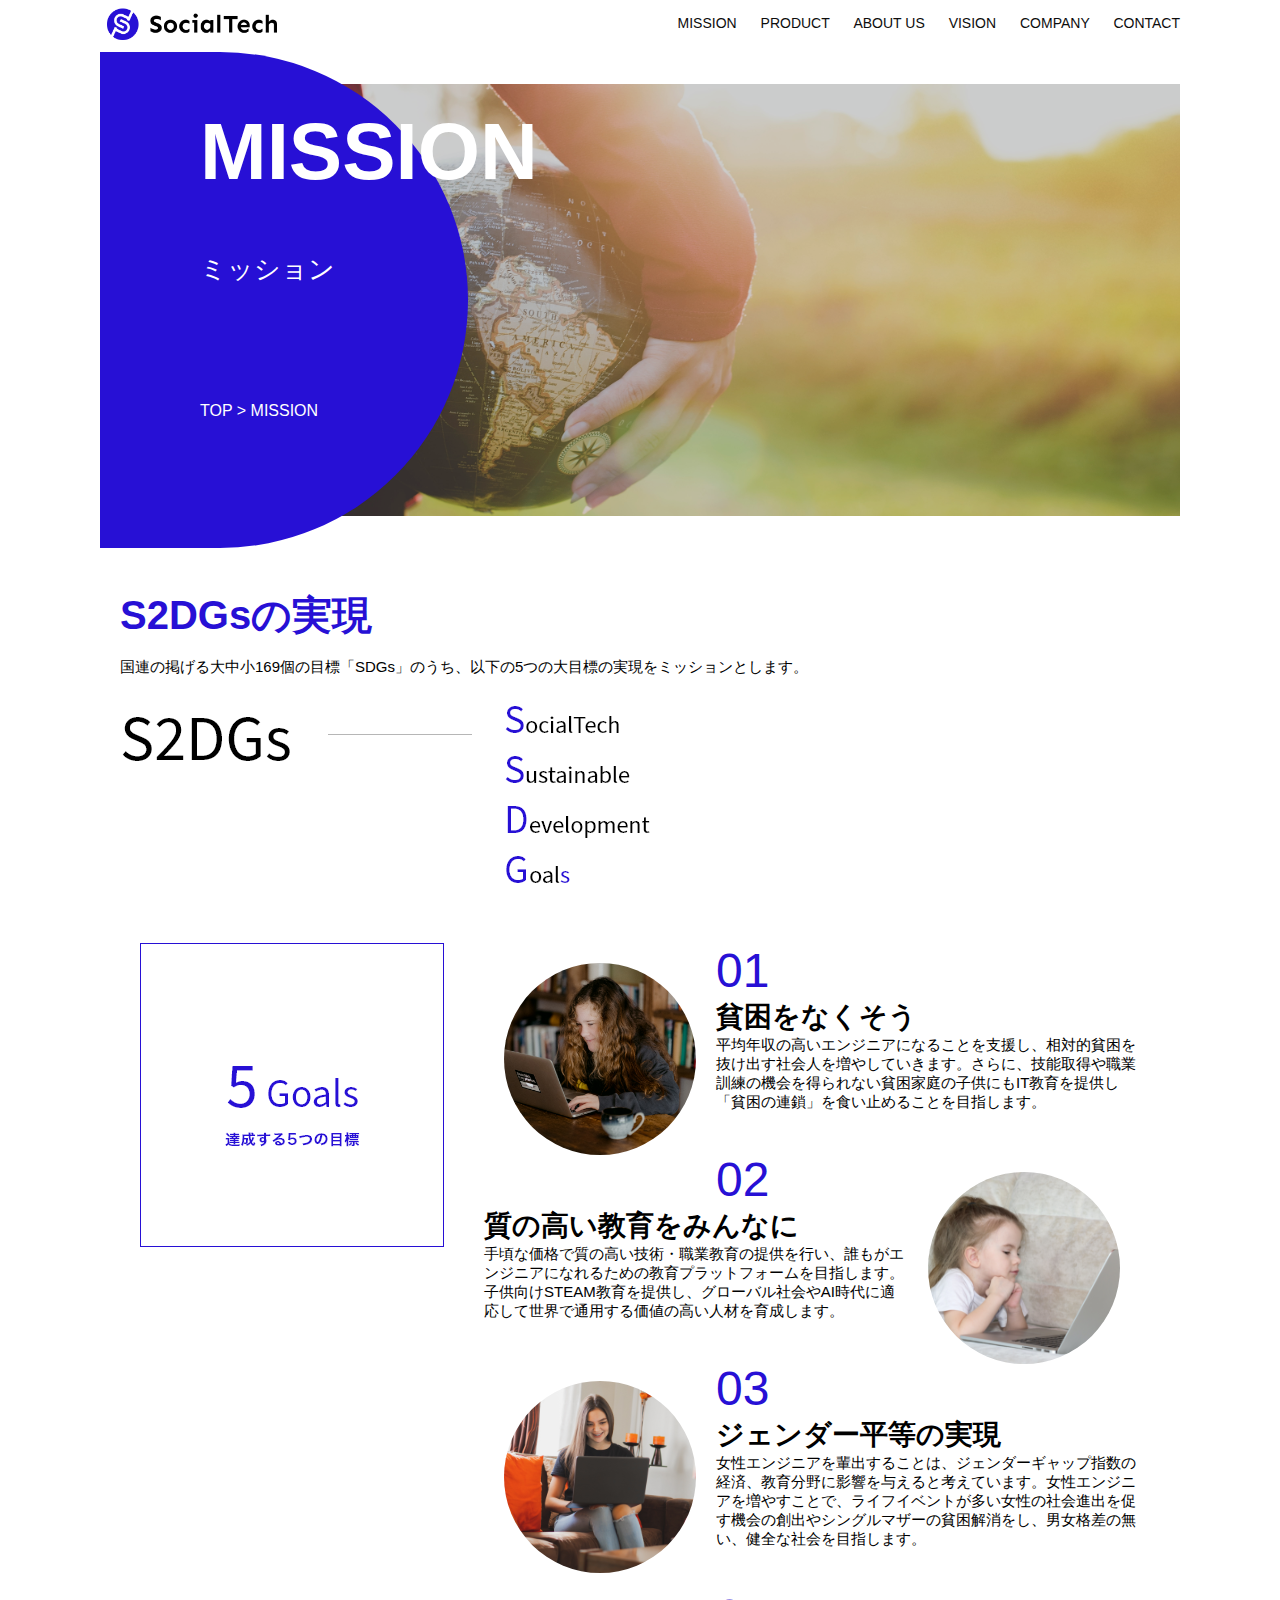
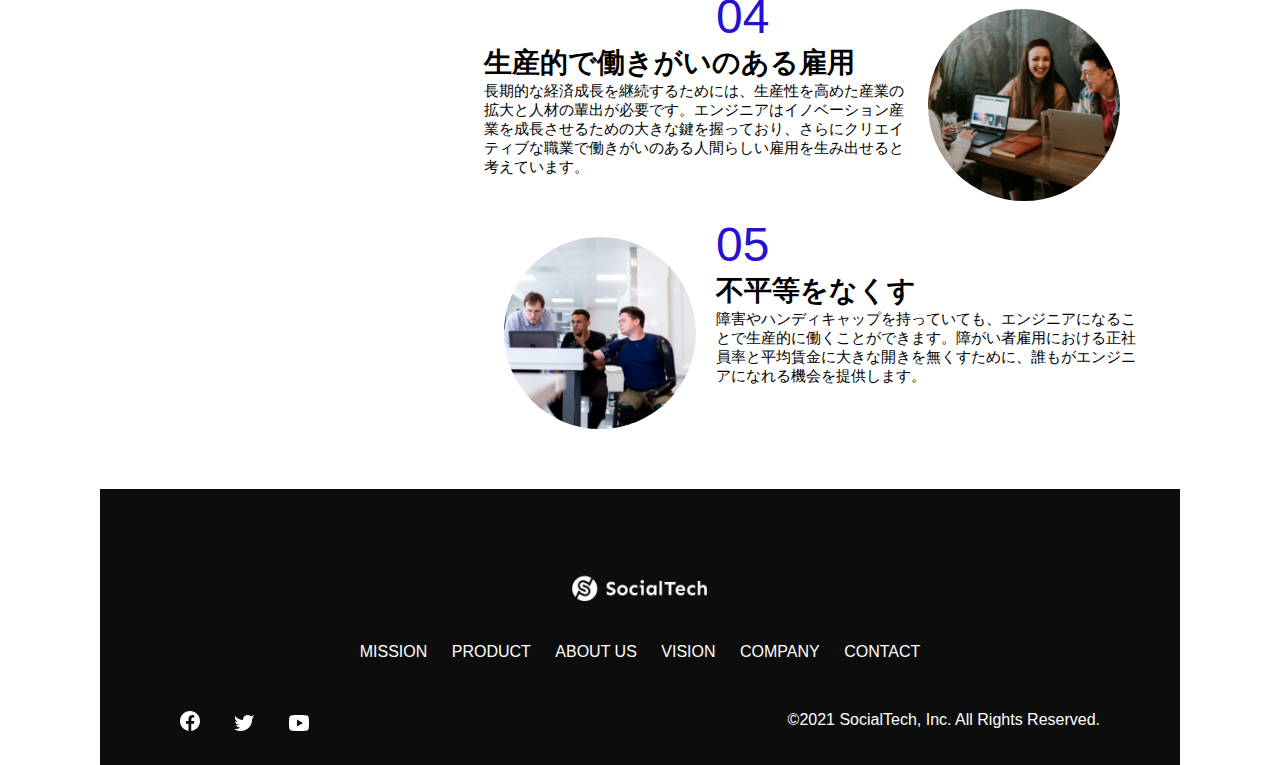
<file: kadai_tutorial_output/socialtech/mission.html>
<!DOCTYPE html>
<html>
    <head>
        <title>SocialTech - MISSION ミッション -</title>
        <meta charset="UTF-8">
        <meta name="description" content="SocialTechが目指す5つの目標(S2DGs)を紹介します">
        <meta name="viewport" content="width=device-width, initial-scale=1.0">
        <link rel="stylesheet" href="style.css">
    </head>

    <body>
        <!-- ヘッダー -->
        <header>
            <!-- ロゴ -->
            <a href="index.html" id="logo"><img src="images/logo.png" alt="トップページに戻る"></a>

            <!-- PC用ナビゲーション -->
            <nav id="nav-pc">
                <a href="mission.html">MISSION</a>
                <a href="product.html">PRODUCT</a>
                <a href="index.html#aboutus">ABOUT US</a>
                <a href="index.html#vision">VISION</a>
                <a href="index.html#company">COMPANY</a>
                <a href="index.html#contact">CONTACT</a>
            </nav>

            <!-- スマホ用メニューボタン -->
            <img id="menu-sp" src="images/button-menu.png" alt="ナビゲーションを開く" onclick="document.getElementById('nav-sp').style.display = 'block'">

            <!-- スマホ用ナビゲーション -->
            <nav id="nav-sp">
                <img id="close" src="images/button-close.png" alt="ナビゲーションを閉じる" onclick="document.getElementById('nav-sp').style.display = 'none'">
                <a id="logo-sp" href="index.html" onclick="document.getElementById('nav-sp').style.display = 'none'"><img
                  src="images/logo-sp.png" alt="トップページに戻る"></a>
                <a class="menu" href="mission.html" onclick="document.getElementById('nav-sp').style.display = 'none'">MISSION</a>
                <a class="menu" href="product.html" onclick="document.getElementById('nav-sp').style.display = 'none'">PRODUCT</a>
                <a class="menu" href="index.html#aboutus" onclick="document.getElementById('nav-sp').style.display = 'none'">ABOUT
                  US</a>
                <a class="menu" href="index.html#vision"
                  onclick="document.getElementById('nav-sp').style.display = 'none'">VISION</a>
                <a class="menu" href="index.html#company"
                  onclick="document.getElementById('nav-sp').style.display = 'none'">COMPANY</a>
                <a class="menu" href="index.html#contact"
                  onclick="document.getElementById('nav-sp').style.display = 'none'">CONTACT</a>
                <div id="sns">
                    <a href="https://www.facebook.com/sejuku2013"><img src="images/button-facebook.png" alt="Facebookのリンク"></a>
                    <a href="https://twitter.com/samuraijuku"><img src="images/button-twitter.png" alt="Twitterのリンク"></a>
                    <a href="https://www.youtube.com/channel/UCCFOQO5aDK0xXam4cUQXT8g"><img src="images/button-youtube.png" alt="YouTubeのリンク"></a>
                </div>
            </nav>
        </header>
        <main>
            <article>
                <section id="mission-main">
                    <div id="mission-title">
                        <h1>MISSION</h1>
                        <span>ミッション</span>
                        <div>TOP > MISSION</div>
                    </div>
                </section>
                <section id="mission-s2dgs">
                    <h2 class="mission-h2">S2DGsの実現</h2>
                    <p>国連の掲げる大中小169個の目標「SDGs」のうち、以下の5つの大目標の実現をミッションとします。</p>
                    <img src="images/mission/mission-s2dgs.png" alt="S2DGs">
                </section>
                <section id="mission-5goals">
                    <div>
                        <img id="s2dgs-image" src="images/mission/mission-5goals.png" alt="5Goals">
                    </div>
                    <div>
                        <div>
                            <img class="fivegoals-image-left" src="images/mission/mission-5goals01.png" alt="PCを操作する女の子">
                            <span class="fivegoals-number">01</span>
                            <h3 class="fivegoals-h3">貧困をなくそう</h3>
                            <p class="fivegoals-p">
                              平均年収の高いエンジニアになることを支援し、相対的貧困を抜け出す社会人を増やしていきます。さらに、技能取得や職業訓練の機会を得られない貧困家庭の子供にもIT教育を提供し「貧困の連鎖」を食い止めることを目指します。
                            </p>
                        </div>

                        <div>
                            <img class="fivegoals-image-right" src="images/mission/mission-5goals02.png" alt="PCを見つめる小さい女の子">
                            <span class="fivegoals-number">02</span>
                            <h3 class="fivegoals-h3">質の高い教育をみんなに</h3>
                            <p class="fivegoals-p">
                              手頃な価格で質の高い技術・職業教育の提供を行い、誰もがエンジニアになれるための教育プラットフォームを目指します。子供向けSTEAM教育を提供し、グローバル社会やAI時代に適応して世界で通用する価値の高い人材を育成します。
                            </p>
                        </div>

                        <div>
                            <img class="fivegoals-image-left" src="images/mission/mission-5goals03.png" alt="PCを操作する女性">
                            <span class="fivegoals-number">03</span>
                            <h3 class="fivegoals-h3">ジェンダー平等の実現</h3>
                            <p class="fivegoals-p">
                              女性エンジニアを輩出することは、ジェンダーギャップ指数の経済、教育分野に影響を与えると考えています。女性エンジニアを増やすことで、ライフイベントが多い女性の社会進出を促す機会の創出やシングルマザーの貧困解消をし、男女格差の無い、健全な社会を目指します。
                            </p>
                        </div>

                        <div>
                            <img class="fivegoals-image-right" src="images/mission/mission-5goals04.png" alt="笑顔で話し合う3人の男女">
                            <span class="fivegoals-number">04</span>
                            <h3 class="fivegoals-h3">生産的で働きがいのある雇用</h3>
                            <p class="fivegoals-p">
                              長期的な経済成長を継続するためには、生産性を高めた産業の拡大と人材の輩出が必要です。エンジニアはイノベーション産業を成長させるための大きな鍵を握っており、さらにクリエイティブな職業で働きがいのある人間らしい雇用を生み出せると考えています。  
                            </p>
                        </div>

                        <div>
                            <img class="fivegoals-image-left" src="images/mission/mission-5goals05.png" alt="障害を持つ男性が生き生きと働く様子">
                            <span class="fivegoals-number">05</span>
                            <h3 class="fivegoals-h3">不平等をなくす</h3>
                            <p class="fivegoals-p">
                              障害やハンディキャップを持っていても、エンジニアになることで生産的に働くことができます。障がい者雇用における正社員率と平均賃金に大きな開きを無くすために、誰もがエンジニアになれる機会を提供します。
                            </p>
                        </div>
                    </div>
                </section>
            </article>
            <footer>
                <div id="footer-logo">
                    <img src="images/logo-sp.png" alt="SocialTech">
                </div>
                <div id="footer-link">
                    <a href="mission.html">MISSION</a>
                    <a href="product.html">PRODUCT</a>
                    <a href="index.html#aboutus">ABOUT US</a>
                    <a href="index.html#vision">VISION</a>
                    <a href="index.html#company">COMPANY</a>
                    <a href="index.html#contact">CONTACT</a>
                </div>
                <div id="sns-footer">
                    <a href="https://www.facebook.com/sejuku2013"><img src="images/button-facebook.png" alt="Facebookのリンク"></a>
                    <a href="https://twitter.com/samuraijuku"><img src="images/button-twitter.png" alt="Twitterのリンク"></a>
                    <a href="https://www.youtube.com/channel/UCCFOQO5aDK0xXam4cUQXT8g"><img src="images/button-youtube.png" alt="YouTubeのリンク"></a>
                    <span id="copyright">&copy;2021 SocialTech, Inc. All Rights Reserved. </span>
                </div>
            </footer>
        </main>
    </body>
</html>
</file>
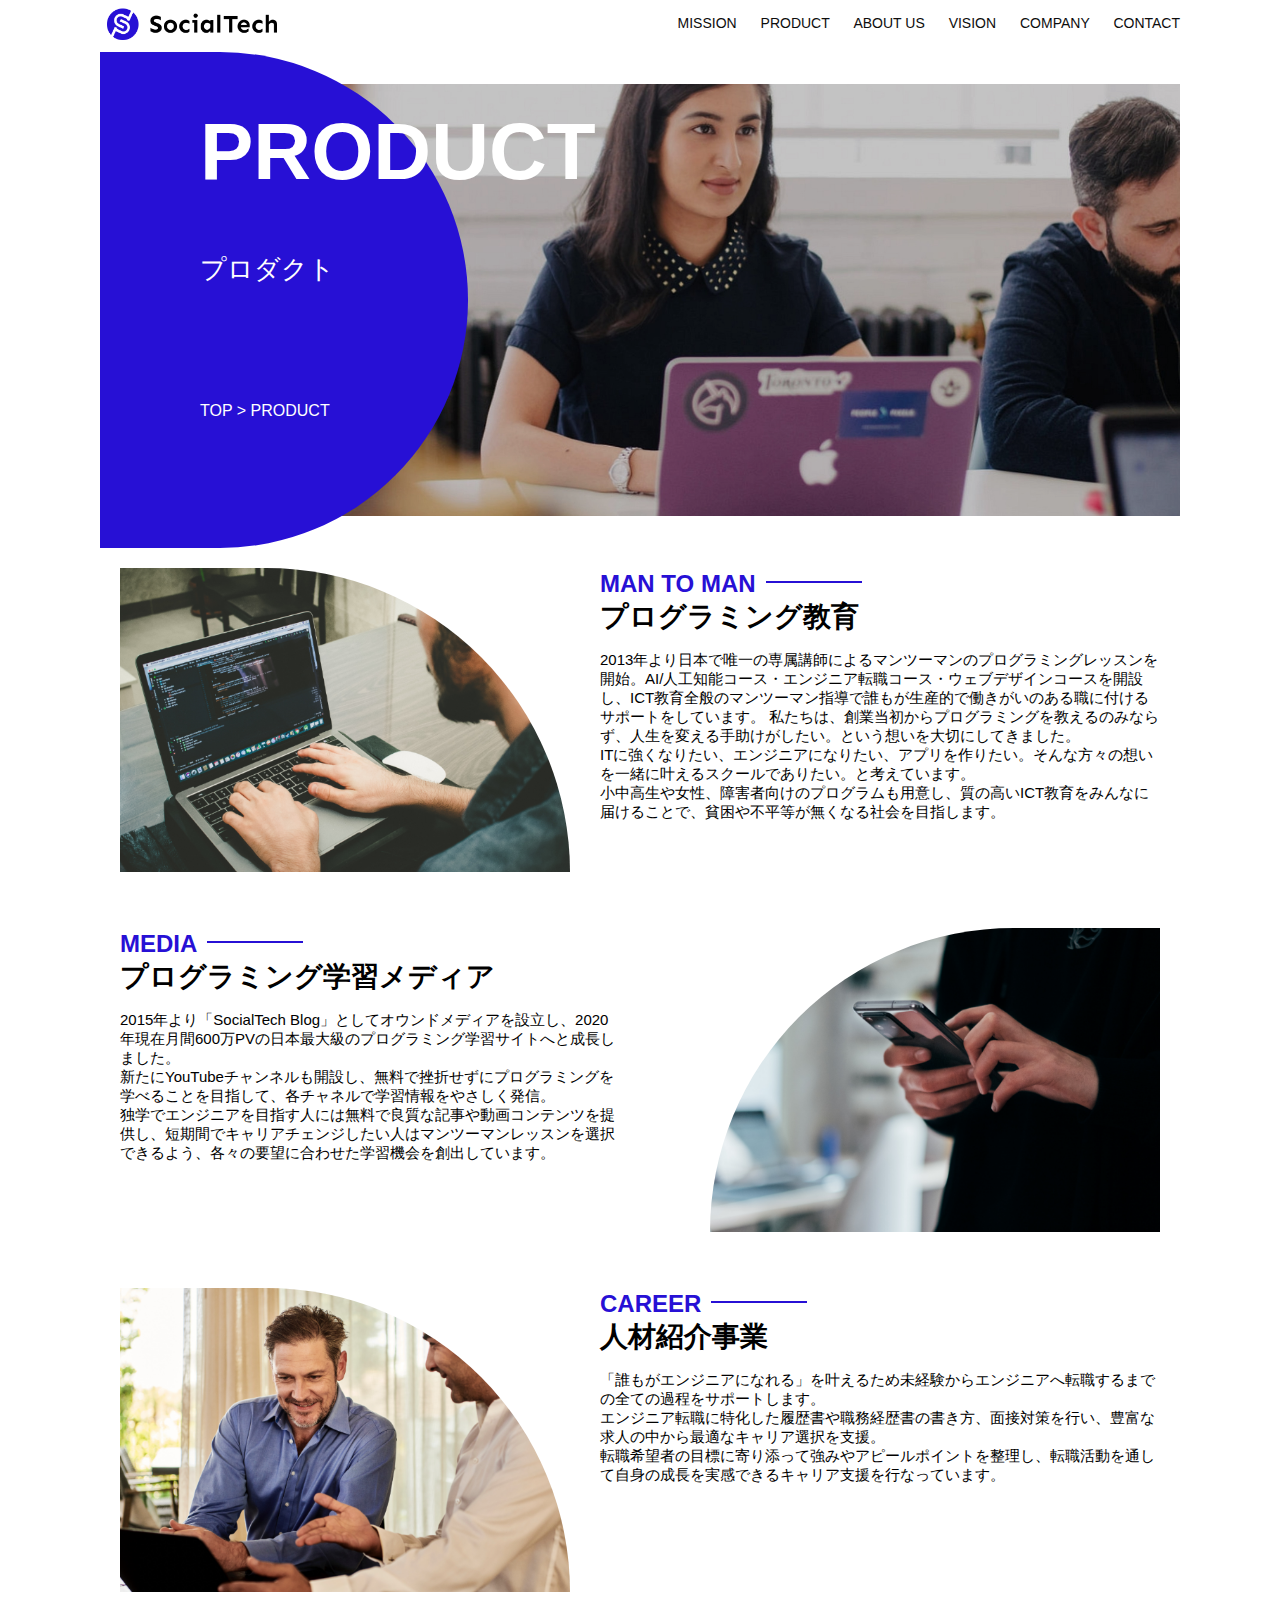
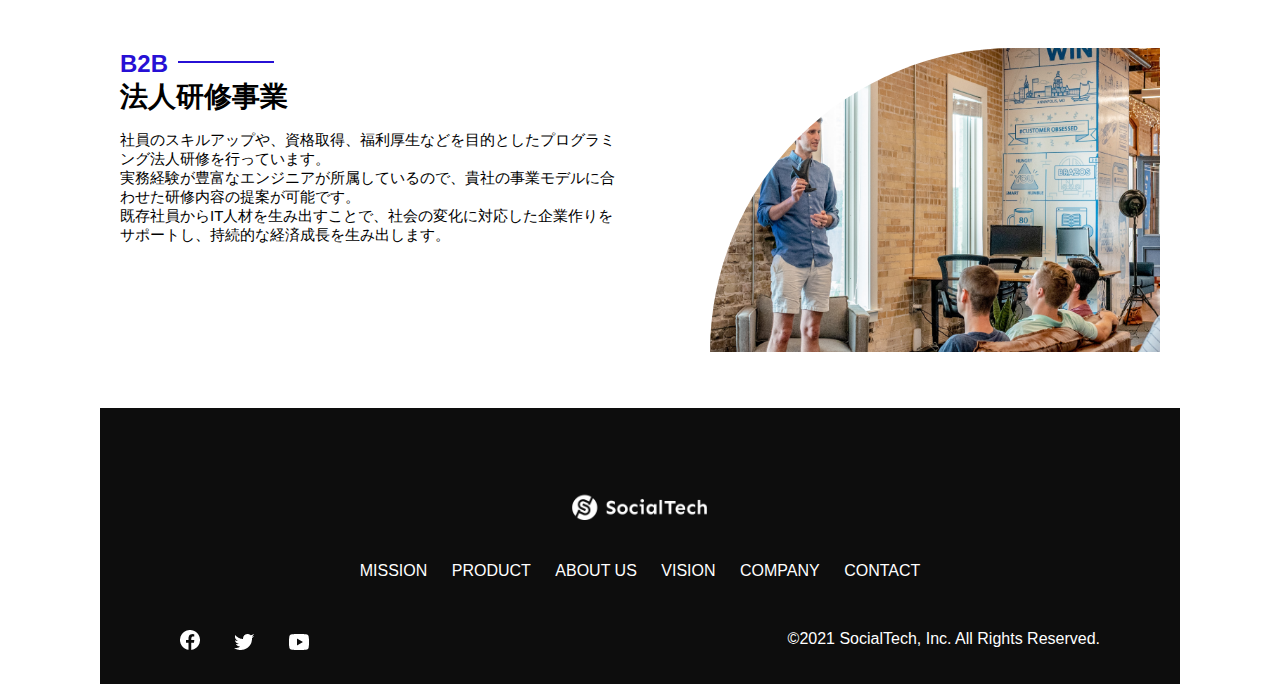
<file: kadai_tutorial_output/socialtech/product.html>
<!DOCTYPE html>
<html>
    <head>
        <title>SocialTech -PRODUCT プロダクト-</title>
        <meta charset="UTF-8">
        <meta name="description" content="SocialTechnの4つのプロダクトを紹介します">
        <meta name="viewport" content="width=device-width, initial scale=1.0">
        <link rel="stylesheet" href="style.css">
    </head>

    <body>
        <!-- ヘッダー -->
        <header>
            <!-- ロゴ -->
            <a href="index.html" id="logo"><img src="images/logo.png" alt="トップページに戻る"></a>

            <!-- PC用ナビゲーション -->
            <nav id="nav-pc">
                <a href="mission.html">MISSION</a>
                <a href="product.html">PRODUCT</a>
                <a href="index.html#aboutus">ABOUT US</a>
                <a href="index.html#vision">VISION</a>
                <a href="index.html#company">COMPANY</a>
                <a href="index.html#contact">CONTACT</a>
            </nav>

            <!-- スマホ用メニューボタン -->
            <img id="menu-sp" src="images/button-menu.png" alt="ナビゲーションを開く" onclick="document.getElementById('nav-sp').style.display = 'block'">

            <!-- スマホ用ナビゲーション -->
            <nav id="nav-sp">
                <img id="close" src="images/button-close.png" alt="ナビゲーションを閉じる" onclick="document.getElementById('nav-sp').style.display = 'none'">
                <a id="logo-sp" href="index.html" onclick="document.getElementById('nav-sp').style.display = 'none'"><img
                  src="images/logo-sp.png" alt="トップページに戻る"></a>
                <a class="menu" href="mission.html" onclick="document.getElementById('nav-sp').style.display = 'none'">MISSION</a>
                <a class="menu" href="product.html" onclick="document.getElementById('nav-sp').style.display = 'none'">PRODUCT</a>
                <a class="menu" href="index.html#aboutus" onclick="document.getElementById('nav-sp').style.display = 'none'">ABOUT
                  US</a>
                <a class="menu" href="index.html#vision"
                  onclick="document.getElementById('nav-sp').style.display = 'none'">VISION</a>
                <a class="menu" href="index.html#company"
                  onclick="document.getElementById('nav-sp').style.display = 'none'">COMPANY</a>
                <a class="menu" href="index.html#contact"
                  onclick="document.getElementById('nav-sp').style.display = 'none'">CONTACT</a>
                <div id="sns">
                    <a href="https://www.facebook.com/sejuku2013"><img src="images/button-facebook.png" alt="Facebookのリンク"></a>
                    <a href="https://twitter.com/samuraijuku"><img src="images/button-twitter.png" alt="Twitterのリンク"></a>
                    <a href="https://www.youtube.com/channel/UCCFOQO5aDK0xXam4cUQXT8g"><img src="images/button-youtube.png" alt="YouTubeのリンク"></a>
                </div>
            </nav>
        </header>
        <main>
            <article>
                <section id="product-main">
                    <div id="product-title">
                        <h1>PRODUCT</h1>
                        <span>プロダクト</span>
                        <div>TOP > PRODUCT</div>
                    </div>
                </section>
                <section class="product-section1">
                    <img src="images/product/product-mantoman.png" alt="PCでコードを書く男性">
                    <div>
                        <h2 class="product-h2">MAN TO MAN</h2>
                        <h3 class="product-h3">プログラミング教育</h3>
                        <p>
                          2013年より日本で唯一の専属講師によるマンツーマンのプログラミングレッスンを開始。AI/人工知能コース・エンジニア転職コース・ウェブデザインコースを開設し、ICT教育全般のマンツーマン指導で誰もが生産的で働きがいのある職に付けるサポートをしています。
                          私たちは、創業当初からプログラミングを教えるのみならず、人生を変える手助けがしたい。という想いを大切にしてきました。<br>ITに強くなりたい、エンジニアになりたい、アプリを作りたい。そんな方々の想いを一緒に叶えるスクールでありたい。と考えています。<br>小中高生や女性、障害者向けのプログラムも用意し、質の高いICT教育をみんなに届けることで、貧困や不平等が無くなる社会を目指します。
                        </p>
                    </div>
                </section>
                <section class="product-section2">
                    <div>
                        <h2 class="product-h2">MEDIA</h2>
                        <h3 class="product-h3">プログラミング学習メディア</h3>
                        <p>
                          2015年より「SocialTech
                          Blog」としてオウンドメディアを設立し、2020年現在月間600万PVの日本最大級のプログラミング学習サイトへと成長しました。<br>新たにYouTubeチャンネルも開設し、無料で挫折せずにプログラミングを学べることを目指して、各チャネルで学習情報をやさしく発信。<br>独学でエンジニアを目指す人には無料で良質な記事や動画コンテンツを提供し、短期間でキャリアチェンジしたい人はマンツーマンレッスンを選択できるよう、各々の要望に合わせた学習機会を創出しています。
                        </p>
                    </div>
                    <img src="images/product/product-media.png" alt="スマートフォンを操作する人">
                </section>
                <section class="product-section1">
                    <img src="images/product/product-career.png" alt="笑顔で話し合う2人の男性">
                    <div>
                        <h2 class="product-h2">CAREER</h2>
                        <h3 class="product-h3">人材紹介事業</h3>
                        <p>
                          「誰もがエンジニアになれる」を叶えるため未経験からエンジニアへ転職するまでの全ての過程をサポートします。<br>エンジニア転職に特化した履歴書や職務経歴書の書き方、面接対策を行い、豊富な求人の中から最適なキャリア選択を支援。<br>転職希望者の目標に寄り添って強みやアピールポイントを整理し、転職活動を通して自身の成長を実感できるキャリア支援を行なっています。<br>
                        </p>
                    </div>
                </section>
                <section class="product-section2">
                    <div>
                        <h2 class="product-h2">B2B</h2>
                        <h3 class="product-h3">法人研修事業</h3>
                        <p>
                          社員のスキルアップや、資格取得、福利厚生などを目的としたプログラミング法人研修を行っています。<br>実務経験が豊富なエンジニアが所属しているので、貴社の事業モデルに合わせた研修内容の提案が可能です。<br>既存社員からIT人材を生み出すことで、社会の変化に対応した企業作りをサポートし、持続的な経済成長を生み出します。
                        </p>
                    </div>
                    <img src="images/product/product-b2b.png" alt="講演中の男性とそれを聴く人々">
                </section>
            </article>
            <footer>
                <div id="footer-logo">
                    <img src="images/logo-sp.png" alt="SocialTech">
                </div>
                <div id="footer-link">
                    <a href="mission.html">MISSION</a>
                    <a href="product.html">PRODUCT</a>
                    <a href="index.html#aboutus">ABOUT US</a>
                    <a href="index.html#aboutus">VISION</a>
                    <a href="index.html#company">COMPANY</a>
                    <a href="index.html#contact">CONTACT</a>
                </div>
                <div id="sns-footer">
                    <a href="https://www.facebook.com/sejuku2013"><img src="images/button-facebook.png" alt="Facebookのリンク"></a>
                    <a href="https://twitter.com/samuraijuku"><img src="images/button-twitter.png" alt="Twitterのリンク"></a>
                    <a href="https://www.youtube.com/channel/UCCFOQO5aDK0xXam4cUQXT8g"><img src="images/button-youtube.png" alt="YouTubeのリンク"></a>
                    <span id="copyright">&copy;2021 SocialTech, Inc. All Rights Reserved. </span>
                </div>
            </footer>
        </main>
    </body>
</html>
</file>
<file: html-css-kadai_013/style.css>
/* PC、スマホ共通スタイル */
body {
  font-family: "Source Sans Pro", "Hiragino Kaku Gothic ProN", Meiryo, Arial,
    sans-serif;
}

p {
  font-size: 15px;
}

#main-visual>img {
  width: 100%;
}

/*================
PC用のスタイル 
=================*/
@media screen and (min-width: 768px) {
  /* 横幅設定 */
  body {
    max-width: 1080px;
    min-width: 960px;
    margin: 0 auto 0 auto;
  }

  /* ヘッダー */
  header {
    display: flex;
    justify-content: space-between;
  }

  /* ナビゲーションのレイアウト */
  #nav-pc {
    text-align: right;
    font-size: 14px;
    padding-top: 15px;
  }

  /* ナビゲーションのリンクの装飾設定 */
  #nav-pc>a {
    text-decoration: none;
    margin-left: 20px;
  }

  #nav-pc>a:link {
    color: #0d0d0d;
  }

  #nav-pc>a:visited {
    color: #0d0d0d;
  }

  #nav-pc>a:hover {
    color: #0d0d0d;
    text-decoration: underline;
  }

  #nav-pc>a:active {
    color: #0d0d0d;
  }

  #menu-sp {
    display: none;
  }

  #nav-sp {
    display: none;
  }
}

/*================
スマートフォン用のスタイル
=================*/
@media screen and (max-width: 767px) {
  body {
    min-width: 375px;
    margin: 0;
  }

  #nav-pc {
    display: none;
  }

  #menu-sp {
    float: right;
    padding: 0;
  }

  #nav-sp {
    background-color: #ce933e;
    position: absolute;
    left: 0;
    top: 0;
    height: 100%;
    width: 100%;
    display: none;
    z-index: 100;
  }

  #close {
    position: absolute;
    top: 20px;
    right: 20px;
  }

  #logo-sp {
    margin: 80px 0px 30px 20px;
  }

  #nav-sp > a {
    display: block;
  }
  #nav-sp > a:link {
    color: #ffffff;
  }
  #nav-sp > a:visited {
    color: #ffffff;
  }
  #nav-sp > a:hover {
    color: #ffffff;
  }
  #nav-sp > a:hover {
    text-decoration: underline;
  }
  #nav-sp > a:active {
    color: #ffffff;
  }

  #nav-sp > .menu {
    text-decoration: none;
    display: block;
    margin: 0px 20px 0px 20px;
    height: 44px;
    font-size: 16px;
    background-image: url(images/arrow.png);
    background-repeat: no-repeat;
    background-position: right top;
  }
}
</file>
<file: socialtech-kadai_012/style.css>
/* PC、スマホ共通スタイル */
body {
  font-family: "Source Sans Pro", "Hiragino Kaku Gothic ProN", Meiryo, Arial,
    sans-serif;
}

p {
  font-size: 15px;
}

/*================
PC用のスタイル 
=================*/
/* 横幅設定 */
body {
  max-width: 1080px;
  min-width: 960px;
  margin: 0 auto 0 auto;
}

/* ヘッダー */
header {
  display: flex;
  justify-content: space-between;
}

/* ナビゲーションのレイアウト */
#nav-pc {
  text-align: right;
  font-size: 14px;
  padding-top: 15px;
}

/* ナビゲーションのリンクの装飾設定 */
#nav-pc>a {
  text-decoration: none;
  margin-left: 20px;
}

#nav-pc>a:link {
  color: #0d0d0d;
}

#nav-pc>a:visited {
  color: #0d0d0d;
}

#nav-pc>a:hover {
  color: #0d0d0d;
  text-decoration: underline;
}

#nav-pc>a:active {
  color: #0d0d0d;
}

/* メインビジュアル*/
#main-visual {
  position: relative;
  height: 400px;
}

#main-message {
  position: absolute;
  top: 0;
  left: 0;
  background-color: #2710d5;
  color: #ffffff;
  border-radius: 0 0 476px 0;
  max-width: 620px;
  height: 100%;
  width: 100%;
  z-index: 11;
}

#main-message>h1 {
  font-size: 60px;
  font-weight: bold;
  margin: 100px 0 0 50px;
}

#main-message>p {
  font-size: 28px;
  margin: 0 0 0 50px;
}

#main-visual>img {
  max-width: 620px;
  border-radius: 476px 0 0 0;
  position: absolute;
  top: 0;
  right: 0;
  z-index: 10;
}

/* 見出し */
h2 {
  margin: 40px 0 0 0;
}

h2::after {
  content: url("images/line.png");
  margin-left: 10px;
}

h3 {
  font-size: 27px;
}

/* ミッション */
#mission {
  margin: 80px auto 80px auto;
  width: 100%;
}

#mission-flex {
  width: 100%;
  display: flex;
}

#mission-flex>div {
  width: 50%;
  margin: 20px;
}

#mission-photo {
  width: 100%;
}

#s2dgs {
  margin-top: 50px;
}

/* プロダクト */
#product {
  background-color: #fafafa;
  width: 100%;
  margin: 80px 0 80px 0;
  padding: 10px 40px 0px 40px;
}

/* 外枠 */
#product>div {
  margin-top: 40px;
  display: flex;
}

/* 左のカラム */
#product-left {
  width: 50%;
  margin-right: 20px;
}

/* 右のカラム */
#product-right {
  width: 50%;
  margin-left: 20px;
  margin-top: 80px;
}

/* 画像＋説明の枠 */
#product-left>div {
  position: relative;
  height: 480px;
  margin-right: 20px;
}

#product-right>div {
  position: relative;
  height: 480px;
  margin-left: 20px;
}

/* 画像 */
.product-photo {
  width: 100%;
}

/* 説明文の枠 */
.product-explain {
  background-color: #ffffff;
  position: absolute;
  left: 0;
  top: 280px;
  margin: 0 40px 0 40px;
  padding: 20px;
  box-shadow: 5px 5px 10px rgba(0, 0, 0, 0.05);
}

/* 説明文の英語 */
.product-explain>span {
  color: #2710d5;
  font-weight: bold;
  font-size: 16px;
  margin: 0;
}

/* 説明文の見出し */
.product-explain>h3 {
  margin: 5px 0 5px 0;
}

/* 説明文 */
.product-explain>p {
  margin: 0;
}

/* 「もっとみる」ボタン */
#product-more {
  margin: 0 auto -42px auto;
}

/* ABOUT US */
#aboutus {
  margin: 80px auto 80px auto;
}

/* 3つの組織文化と画像を入れる枠 */
#aboutus>div {
  display: flex;
}

/* 画像 */
.culture-img {
  width: 100%;
  align-self: flex-start;
}

.culture-img2 {
  margin-top: 50px;
  width: 100%;
}

/* 3つの組織文化の表 */
.culture-table {
  max-width: 500px;
  margin-right: 50px;
}

/* 番号 */
.culture-num {
  font-size: 80px;
  color: #2710d5;
  margin: 0 20px 0 0;
}

/* 組織文化英語 */
.culture-en {
  color: #2710d5;
  font-weight: bold;
  font-size: 24px;
  display: block;
}

/* 組織文化日本語 */
.culture-jp {
  font-size: 28px;
  font-weight: bold;
}

/* 説明文 */
.culture-description {
  margin: 0;
}

/* ビジョン */
#vision {
  margin: 80px auto 80px auto;
}

/* セクション内の外枠 */
#vision>div {
  width: 100%;
  display: flex;
  justify-content: space-between;
  flex-wrap: wrap;
}

/* 7つの行動指針の枠 */
.vision-box {
  width: 300px;
  height: 300px;
  margin-bottom: 30px;
  position: relative;
}

.vision-box>img {
  width: 100%;
  height: auto;
  position: absolute;
  top: 0;
  left: 0;
  z-index: 30;
}

.vision-box>span {
  position: absolute;
  top: 0;
  left: 0;
  z-index: 31;
  margin-right: 20px;
}

.vision-box>span>h4 {
  color: #2710d5;
  font-size: 19px;
  margin: 80px 0 0 0;
}

.vision-box>span>h4::first-letter {
  font-size: 40px;
}

.vision-box>span>h5 {
  font-size: 20px;
  margin: 0 0 0 0;
}

.vision-box>span>p {
  margin: 10px 0 0 0;
}

/* CASES */
#cases {
  margin: 40px 0 40px 0;
  width: 100%;
}

#cases > ul {
  display: flex;
  list-style: none;
}

.case-card {
  width: 33%;
  margin: 20px;
  background-color: #ffffff;
  min-height: 400px;
  box-shadow: 5px 5px 15px rgba(0, 0, 0, 0.2);
}

.case-img {
  width: 100%;
}

.case-info {
  padding: 10px 20px;
}

.case-name {
  color: #2710d5;
  font-size: 19px;
}

.case-content {
  font-size: 14px;
}

/* 会社概要 */
#company {
  margin: 80px auto 80px auto;
}

#company-table {
  width: 100%;
}

.tableheader {
  text-align: left;
  padding: 20px;
  border-bottom-color: #2710d5;
  border-bottom-width: 1px;
  border-bottom-style: solid;
  width: 100px;
}

.tableheader-first {
  text-align: left;
  padding: 20px;
  border-bottom-color: #2710d5;
  border-bottom-width: 1px;
  border-bottom-style: solid;
  border-top-color: #2710d5;
  border-top-width: 1px;
  border-top-style: solid;
  width: 100px;
}

.cell {
  padding: 30px;
  border-bottom-color: #ececec;
  border-bottom-width: 1px;
  border-bottom-style: solid;
}

.cell-first {
  padding: 30px;
  border-bottom-color: #ececec;
  border-bottom-width: 1px;
  border-bottom-style: solid;
  border-top-color: #ececec;
  border-top-width: 1px;
  border-top-style: solid;
}

#company>iframe {
  width: 100%;
  height: 368px;
  margin-top: 40px;
}

/* お問い合わせ */
#contact {
  margin: 80px auto 80px auto;
}

/* 外枠 */
#contact>form>div {
  display: flex;
  flex-direction: row;
  flex-wrap: wrap;
  padding-bottom: 30px;
}

/* 左列の見出し */
.contact-heading {
  width: 240px;
  align-self: center;
}

/* 見出しのラベル */
.contact-label {
  font-weight: bold;
}

/* 必須 */
.contact-span {
  color: #ce2222;
  margin: 0 0 0 20px;
  font-weight: bold;
}

/* テキストボックス */
.contact-textbox {
  border-top: 0;
  border-left: 0;
  border-right: 0;
  border-bottom-width: 1px;
  border-bottom-color: #707070;
  border-bottom-style: solid;
  background-color: #fafafa;
  width: 400px;
  height: 56px;
}

/* お問い合わせ内容のテキストエリア */
.contact-textarea {
  border-top: 0;
  border-left: 0;
  border-right: 0;
  border-bottom-width: 1px;
  border-bottom-color: #707070;
  border-bottom-style: solid;
  background-color: #fafafa;
  width: 400px;
  height: 200px;
}

/* 個人情報の取り扱い */
details {
  width: 700px;
}

details>div {
  background-color: #fafafa;
  padding: 20px;
}

details>div>span {
  font-weight: bold;
}

/* フッター */
footer {
  background-color: #0d0d0d;
  text-align: center;
  padding: 80px 80px 30px 80px;
}

#footer-logo {
  margin-bottom: 30px;
}

#footer-link {
  margin-bottom: 50px;
}
#footer-link > a {
  text-decoration: none;
  margin: 10px;
}
#footer-link > a:link {
  color: #ffffff;
}
#footer-link > a:visited {
  color: #ffffff;
}
#footer-link > a:hover {
  color: #ffffff;
  text-decoration: underline;
}
#footer-link > a:active {
  color: #ffffff;
}

#sns-footer {
  text-align: left;
  width: 100%;
}

#sns-footer > a {
  margin-right: 30px;
}

#copyright {
  color: #ffffff;
  float: right;
}
</file>
<file: kadai_tutorial_output/socialtech/style.css>
/* PC、スマホ共通スタイル */
body {
  font-family: "Source Sans Pro", "Hiragino Kaku Gothic ProN", Meiryo, Arial, sans-serif;
}

p {
  font-size: 15px;
}

/* ================
 PC用のスタイル
================= */
@media screen and (min-width: 768px) {
  /* 横幅設定 */
  body {
    max-width: 1080px;
    min-width: 960px;
    margin: 0 auto 0 auto;
  }

  /* ヘッダー */
  header {
    display: flex;
    justify-content: space-between;
  }

  /* ナビゲーションのレイアウト */
  #nav-pc {
    text-align: right;
    font-size: 14px;
    padding-top: 15px;
  }

  /* ナビゲーションのリンクの装飾設定 */
  #nav-pc > a {
    text-decoration: none;
    margin-left: 20px;
  }
  #nav-pc > a:link {
    color: #0d0d0d;
  }
  #nav-pc > a:visited {
    color: #0d0d0d;
  }
  #nav-pc > a:hover {
    color: #0d0d0d;
    text-decoration: underline;
  }
  #nav-pc > a:active {
    color: #0d0d0d;
  }

  /* スマホ用ナビを非表示 */
  #nav-sp,
  #menu-sp {
    display: none;
  }

  /* メインビジュアル */
  #main-visual {
    position: relative;
    height: 400px;
  }

  #main-message {
    position: absolute;
    top: 0;
    left: 0;
    background-color: #2710d5;
    color: #ffffff;
    border-radius: 0 0 476px 0;
    max-width: 620px;
    height: 100%;
    width: 100%;
    z-index: 11;
  }

  #main-message > h1 {
    font-size: 60px;
    font-weight: bold;
    margin: 100px 0 0 50px;
  }

  #main-message > p {
    font-size: 28px;
    margin: 0 0 0 50px;
  }

  #main-visual > img {
    max-width: 620px;
    border-radius: 476px 0 0 0;
    position: absolute;
    top: 0;
    right: 0;
    z-index: 10;
  }

  /* 見出し */
  h2 {
    margin: 40px 0 0 0;
  }

  h2::after {
    content: url(images/line.png);
    margin-left: 10px;
  }

  h3 {
    font-size: 27px;
  }

  /* ミッション */
  #mission {
    margin: 80px auto 80px auto;
    width: 100%
  }

  #mission-flex {
    width: 100%;
    display: flex;
  }

  #mission-flex > div {
    width: 50%;
    margin: 20px;
  }

  #mission-photo {
    width: 100%;
  }

  #s2dgs {
    margin-top: 50px;
    width: 100%;
  }

  /* プロダクト */
  #product {
    background-color: #fafafa;
    margin: 80px 0 80px 0;
    padding: 10px 40px 0px 40px;
  }

  /* 外枠 */
  #product > div {
    margin-top: 40px;
    display: flex;
  }

  /* 左のカラム */
  #product-left {
    width: 50%;
    margin-right: 20px;
  }

  /* 右のカラム */
  #product-right {
    width: 50%;
    margin-left: 20px;
    margin-top: 80px;
  }

  /* 画像＋説明の枠 */
  #product-left > div {
    position: relative;
    height: 480px;
    margin-right: 20px;
  }
  #product-right > div {
    position: relative;
    height: 480px;
    margin-left: 20px;
  }

  /* 画像 */
  .product-photo {
    width: 100%;
  }

  /* 説明文の枠 */
  .product-explain {
    background-color: #ffffff;
    position: absolute;
    left: 0;
    top: 280px;
    margin: 0 40px 0 40px;
    padding: 20px;
    box-shadow: 5px 5px 10px rgba(0, 0, 0, 0.05);
  }

  /* 説明文の英語 */
  .product-explain > span {
    color: #2710d5;
    font-weight: bold;
    font-size: 16px;
    margin: 0px;
  }

  /* 説明文の見出し */
  .product-explain > h3 {
    font-size: 20px;
    margin: 5px 0 5px 0;
  }

  /* 説明文 */
  .product-explain > p {
    font-size: 14px;
    margin: 0;
  }

  /* 「もっとみる」ボタン */
  #product-more {
    margin: 0 auto -42px auto;
  }

  /* ABOUT US */
  #aboutus {
    margin: 80px auto 80px auto;
  }

  /* 3つの組織文化と画像を入れる枠 */
  #aboutus > div {
    display: flex;
  }

  /* 画像 */
  .culture-img {
    width: 100%;
    align-self: flex-start;
  }

  .culture-img2 {
    margin-top: 50px;
    width: 100%;
  }

  /* 3つの組織文化の表 */
  .culture-table {
    max-width: 500px;
    margin-right: 50px;
  }

  /* 番号 */
  .culture-num {
    font-size: 80px;
    color: #2710d5;
    margin: 0 20px 0 0;
  }

  /* 組織文化英語 */
  .culture-en {
    color: #2710d5;
    font-weight: bold;
    font-size: 24px;
    display: block;
  }

  /* 組織文化日本語 */
  .culture-jp {
    font-size:28px;
    font-weight: bold;
  }

  /*  説明文 */
  .culture-description {
    margin: 0;
  }

  /* ビジョン */
  #vision {
    margin: 80px auto 80px auto;
  }

  /* セクション内の外枠 */
  #vision > div {
    width: 100%;
    display: flex;
    justify-content: space-between;
    flex-wrap: wrap;
  }

  /* 7つの行動指針の枠 */
  .vision-box {
    width: 300px;
    height: 300px;
    margin-bottom: 30px;
    position: relative;
  }

  .vision-box > img {
    width: 100%;
    height: auto;
    position: absolute;
    top: 0;
    left: 0;
    z-index: 30;
  }

  .vision-box > span {
    position: absolute;
    top: 0;
    left: 0;
    z-index: 31;
    margin-right: 20px;
  }

  .vision-box > span > h4 {
    color: #2710d5;
    font-size: 19px;
    margin: 80px 0 0 0;
  }

  .vision-box > span >h4::first-letter {
    font-size: 40px;
  }

  .vision-box > span > h5 {
    font-size: 20px;
    margin: 0 0 0 0;
  }

  .vision-box > span > p {
    margin: 10px 0 0 0;
  } 

  /* 会社概要 */
  #company {
    margin: 80px auto 80px auto;
  }

  #company-table {
    width: 100%;
  }

  .tableheader {
    text-align: left;
    padding: 20px;
    border-bottom-color: #2710d5;
    border-bottom-width: 1px;
    border-bottom-style: solid;
    width: 100px;
  }

  .tableheader-first {
    text-align: left;
    padding: 20px;
    border-bottom-color: #2710d5;
    border-bottom-style: solid;
    border-top-color: #2710d5;
    border-top-width: 1px;
    border-top-style: solid;
    width: 100px;
  }

  .cell {
    padding: 30px;
    border-bottom-color: #ececec;
    border-bottom-width: 1px;
    border-bottom-style: solid;
  }

  .cell-first {
    padding: 30px;
    border-bottom-color: #ececec;
    border-bottom-width: 1px;
    border-bottom-style: solid;
    border-top-color: #ececec;
    border-top-width: 1px;
    border-top-style: solid;
  }

  #company > iframe {
    width: 100%;
    height: 368px;
    margin-top: 40px;
  }

  /* お問い合わせ */
  #contact {
    margin: 80px auto 80px auto;
  }

  /* 外枠 */
  #contact > form > div {
    display: flex;
    flex-direction: row;
    flex-wrap: wrap;
    padding-bottom: 30px;
  }

  /* 左列の見出し */
  .contact-heading {
    width: 240px;
    align-self: center;
  }
  /* 見出しのラベル */
  .contact-label {
    font-weight: bold;
  }
  /* 必須 */
  .contact-span {
    color: #ce2222;
    margin: 0 0 0 20px;
    font-weight: bold;
  }

  /* テキストボックス */
  .contact-textbox {
    border-top: 0;
    border-left: 0;
    border-right: 0;
    border-bottom-width: 1px;
    border-bottom-color: #707070;
    border-bottom-style: solid;
    background-color: #fafafa;
    width: 400px;
    height: 56px;
  }
  /* お問い合わせ内容のテキストエリア */
  .contact-textarea {
    border-top: 0;
    border-left: 0;
    border-right: 0;
    border-bottom-width: 1px;
    border-bottom-color: #707070;
    border-bottom-style: solid;
    background-color: #fafafa;
    width: 400px;
    height:200px;
  }

  /* 個人情報の取り扱い */
  details {
    width: 700px;
  }
  details > div {
    background-color: #fafafa;
    padding: 20px;
  }
  details > div > span {
    font-weight: bold;
  }

  /* フッター */
  footer {
    background-color: #0d0d0d;
    text-align: center;
    padding: 80px 80px 30px 80px;
  }

  #footer-logo {
    margin-bottom: 30px;
  }

  #footer-link {
    margin-bottom: 50px;
  }
  #footer-link > a {
    text-decoration: none;
    margin: 10px;
  }
  #footer-link > a:link {
    color: #ffffff;
  }
  #footer-link > a:visited {
    color: #ffffff;
  }
  #footer-link > a:hover {
    color: #ffffff;
    text-decoration: underline;
  }
  #footer-link > a:active {
    color: #ffffff;
  }

  #sns-footer {
    text-align: left;
    width: 100%;
  }

  #sns-footer > a {
    margin-right: 30px;
  }

  #copyright {
    color: #ffffff;
    float: right;
  }

  /* mission.html用スタイル */
  /* ミッションのメインビジュアル */
  #mission-main {
    height: 496px;
    width: 100%;
    background-image: url("images/mission/mission-main.png");
    background-repeat: no-repeat;
    background-position-y: center;
  }

  #mission-title {
    background-color: #2710d5;
    width: 368px;
    color: #ffffff;
    height: 496px;
    border-radius: 0 248px 248px 0;
    position: relative;
  }

  #mission-title > h1 {
    position: absolute;
    top: 0;
    left: 100px;
    font-size: 80px;
  }

  #mission-title > span {
    position: absolute;
    top: 200px;
    left: 100px;
    font-size: 26px;
  }

  #mission-title > div {
    position: absolute;
    top: 350px;
    left: 100px;
    font-size: 16px;
  }

  #mission-s2dgs {
    width: 100%;
    margin: 20px;
  }

  .mission-h2 {
    color: #2710d5;
    font-size: 40px;
  }

  .mission-h2::after {
    content: none;
  }

  #mission-5goals {
    margin: 20px;
    display: flex;
  }

  #mission-5goals > div {
    flex-grow: 1;
    padding: 20px;
  }

  #mission-5goals > div > div {
    margin-bottom: 40px;
  }

  .fivegoals-image-right {
    float: right;
    margin: 20px;
  }

  .fivegoals-image-left {
    float: left;
    margin: 20px;
  }

  .fivegoals-number {
    color: #2710d5;
    font-size: 48px;
    margin: 0;
  }

  .fivegoals-h3 {
    font-size: 28px;
    margin: 0;
  }

  .fivegoals-p {
    margin: 0;
  }

  /* プロダクトページ */
  #product-main {
    height: 496px;
    width: 100%;
    background-image: url("images/product/product-main.png");
    background-repeat: no-repeat;
    background-position-y: center;
  }

  #product-title {
    background-color: #2710d5;
    width: 368px;
    color: #ffffff;
    height: 496px;
    border-radius: 0 248px 248px 0;
    position: relative;
  }
  #product-title > h1 {
    position: absolute;
    top: 0;
    left: 100px;
    font-size: 80px;
  }

  #product-title > span {
    position: absolute;
    top: 200px;
    left: 100px;
    font-size: 26px;
  }

  #product-title > div {
    position: absolute;
    top: 350px;
    left: 100px;
    font-size: 16px;
  }

  /* セクション1 */
  .product-section1 {
    position: relative;
    margin: 20px;
    height: 340px;
  }

  .product-section1 > img {
    position: absolute;
    top: 0;
    left: 0;
    width: 450px;
    margin: 0 40px 30px 0;
    border-radius: 0 432px 0 0;
  }

  .product-section1 > div {
    position: absolute;
    top: 0;
    left: 480px;
  }

  /* セクション2 */
  .product-section2 {
    position: relative;
    margin: 20px;
    height: 340px;
  }

  .product-section2 > img {
    position: absolute;
    top: 0;
    right: 0;
    width: 450px;
    margin: 0 0 30px 40px;
    border-radius: 432px 0 0 0;
  }

  .product-section2 > div {
    width: 500px;
    position: absolute;
    top: 0;
    left: 0;
  }

  .product-h2 {
    color: #2710d5;
    font-size: 24px;
    margin: 0;
  }

  .product-h3 {
    font-size: 28px;
    margin: 0;
  }
}

/*====================
  スマートフォン用のスタイル
  =====================*/
@media screen and (max-width: 767px) {
  body {
    min-width: 375px;
    margin: 0;
  }

  /* PC用ナビゲーション非表示 */
  #nav-pc {
    display: none;
  }

  /* ハンバーガーメニュー */
  #menu-sp {
    float: right;
    padding: 0;
  }

  /* スマホ用ナビゲーションの表示切替 */
  /* 初期状態、レイアウトと非表示設定 */
  #nav-sp {
    background-color: #2710d5;
    position: absolute;
    left: 0;
    top: 0;
    height: 100%;
    width: 100%;
    display: none;
    z-index: 100;
  }

  /* ×ボタン */
  #close {
    position: absolute;
    top: 20px;
    right: 20px;
  }

  /* ナビゲーションメニュー用ロゴ */
  #logo-sp {
    margin: 80px 0 30px 20px;
  }

  /* ナビゲーションのリンクの装飾設定 */
  #nav-sp > a {
    display: block;
  }
  #nav-sp > a:link {
    color: #ffffff;
  }
  #nav-sp > a:visited {
    color: #ffffff;
  }
  nav-sp > a:hover {
    color: #ffffff;
    text-decoration: underline;
  }
  #nav-sp > a:active {
    color: #ffffff;
  }
  #nav-sp > .menu {
    text-decoration: none;
    display: block;
    margin: 0 20px 0 20px;
    height: 44px;
    font-size: 16px;
    background-image: url("images/arrow.png");
    background-repeat: no-repeat;
    background-position: right top;
  }
  #sns {
    position: absolute;
    bottom: 20px;
    left: 20px;
  }
  #sns > a {
    margin-right: 30px;
  }

  /* メインビジュアル */
  #main-visual {
    position: relative;
    height: 470px;
    width: 100%;
    overflow: hidden;
  }
  #main-visual > div {
    position: absolute;
    top: 0;
    left: 0;
    background-color: #2710d5;
    color: white;
    border-radius: 0 0 476px 0;
    text-align: center;
    height: 280px;
    width: 100%;
    z-index: 11;
  }
  #main-visual > div > h1 {
    font-size: 28px;
    margin: 90px 0 0 0;
  }

  #main-visual > div > p {
    margin: 0;
  }

  #main-visual > img {
    width: 100%;
    border-radius: 476px 0 0 0;
    z-index: 10;
    position: absolute;
    bottom: 0;
    right: 0;
  }

  /* 見出し */
  h2::after {
    content: url(images/line.png);
    margin-left: 10px;
  }

  h3 {
    font-size: 24px;
    margin: 10px 0 0 0;
  }

  /* ミッション */
  #mission {
    margin: 20px;
  }

  #mission-photo {
    width: 100%;
  }

  #s2dgs {
    width: 100%;
  }

  /* プロダクト */
  #product {
    background-color: #fafafa;
    padding-top: 10px;
  }

  #product h2 {
    margin-left: 20px;
  }
  /* 外枠 */
  /* 左右のカラム　スマホでは縦並び */
  #product-left,
  #product-right {
    margin-right: 20px;
    margin-left: 20px;
  }

  /* 画像＋説明の枠 */
  #product-left > div,
  #product-right > div {
    position: relative;
    height: 540px;
  }

  /* 説明文の枠 */
  .product-explain {
    background-color: #ffffff;
    position: absolute;
    left: 0;
    bottom: 50px;
    padding: 20px;
    box-shadow: 5px 5px 10px rgba(0, 0, 0, 0.05);
  }

  .product-explain > span {
    color: #2710d5;
    font-weight: bold;
    font-size: 16px;
    margin: 0px;
  }

  .product-explain > h3 {
    margin: 10px 0 10px 0;
  }

  /* 画像 */
  .product-photo {
    width: 100%;
  }

  #product-more > img {
    margin: 0 0 -42px 20px;
  }

  /* ABOUT US */
  #aboutus {
    margin: 80px 20px 80px 20px;
  }

  #aboutus > div {
    display: flex;
    flex-direction: column;
  }

  .culture-table {
    width: 100%;
    padding-right: 20px;
    order: 2;
  }

  .culture-img {
    width: 100%;
    order: 1;
  }

  .culture-img2 {
    width: 100%;
  }

  .culture-num {
    font-size: 80px;
    color: #2710d5;
  }

  .culture-en {
    color: #2710d5;
    font-weight: bold;
    font-size: 24px;
    display: block;
  }

  .culture-jp {
    display: block;
  }

  .culture-description {
    margin: 0;
  }

  /* ビジョン */
  #vision {
    margin: 80px 20px 80px 20px;
  }

  .vision-box {
    width: 300px;
    height: 300px;
    margin-bottom: 30px;
    position: relative;
  }

  .vision-box > img {
    width: 100%;
    height: auto;
    position: absolute;
    top: 0;
    left: 0;
    z-index: 30;
  }

  .vision-box > span {
    position: absolute;
    top: 0;
    left: 0;
    z-index: 31;
    margin-right: 20px;
  }

  .vision-box > span > h4 {
    color: #2710d5;
    font-size: 19px;
    margin: 60px 0 0 0;
  }

  .vision-box > span > h5 {
    font-size: 20px;
    margin: 0 0 0 0;
  }
  .vision-box > span > p {
    margin: 10px 0 0 0;
  }

  /* 会社概要 */
  #company {
    margin: 0 20px 0 20px;
  }

  #company > h3 {
    margin-bottom: 20px;
  }

  #company > table {
    width: 100%;
  }

  .tableheader-first {
    text-align: left;
    padding: 20px;
    border-bottom-color: #2710d5;
    border-bottom-width: 1px;
    border-bottom-style: solid;
    border-top-color: #2710d5;
    border-top-width: 1px;
    border-top-style: solid;
    width: 50px;
  }
  .tableheader {
    text-align: left;
    padding: 20px;
    border-bottom-color: #2710d5;
    border-bottom-width: 1px;
    border-bottom-style: solid;
    width: 50px;
  }

  .cell {
    padding: 20px;
    border-bottom-color: #ececec;
    border-bottom-width: 1px;
    border-bottom-style: solid;
  }
  .cell-first {
    padding: 20px;
    border-bottom-color: #ececec;
    border-bottom-width: 1px;
    border-bottom-style: solid;
    border-top-color: #ececec;
    border-top-width: 1px;
    border-top-style: solid;
  }

  #company > iframe {
    width: 100%;
    height: 240px;
    margin: 40px 0 0 0;
  }

  /* お問い合わせ */
  #contact {
    margin: 80px 20px 80px 20px;
  }

  #contact > h3 {
    margin-bottom: 20px;
  }

  #contact > form > div {
    margin-bottom: 20px;
  }

  .contact-heading {
    margin-bottom: 20px;
  }

  /* ラベル */
  .contact-label {
    font-weight: bold;
  }

  /* 必須 */
  .contact-span {
    color: #ce2222;
    margin: 0 0 0 20px;
    font-weight: bold;
  }

  .contact-textbox {
    height: 56px;
    border-top: 0;
    border-left: 0;
    border-right: 0;
    background-color: #fafafa;
    border-bottom-color: #707070;
    border-bottom-width: 1px;
    border-style: solid;
    min-width: 300px;
    width: 100%;
  }

  .contact-textarea {
    height: 150px;
    border-top: 0;
    border-left: 0;
    border-right: 0;
    background-color: #fafafa;
    width: 100%;
  }

  .radiobutton {
    margin-bottom: 20px;
  }

  .radiobutton + label::after {
    content: "\A";
    white-space: pre;
  }

  /* フッター */
  footer {
    background-color: #0d0d0d;
    padding: 30px 20px 50px 20px;
  }

  #footer-logo {
    margin-bottom: 30px;
  }

  #footer-link {
    margin-bottom: 50px;
  }
  #footer-link > a {
    text-decoration: none;
    margin: 0 20px 30px 0;
    display: block;
    background-image: url("images/arrow.png");
    background-repeat: no-repeat;
    background-position: right top;
  }
  #footer-link > a:link {
    color: #ffffff;
  }
  #footer-link > a:visited {
    color: #ffffff;
  }
  #footer-link > a:hover {
    color: #ffffff;
    text-decoration: underline;
  }
  #footer-link > a:active {
    color: #ffffff;
  }

  #sns-footer > a {
    margin-right: 30px;
  }

  #copyright {
    font-size: 12px;
    display: block;
    margin-top: 30px;
    color: #ffffff;
  }

  /* mission.html用スタイル */
  /* ミッションのメインビジュアル */
  #mission-main {
    height: 256px;
    width: 100%;
    background-image: url("images/mission/mission-main.png");
    background-repeat: no-repeat;
    background-position-y: center;
    background-size: auto 208px;
  }

  #mission-title {
    background-color: #2710d5;
    width: 136px;
    color: #ffffff;
    height: 256px;
    border-radius: 0 248px 248px 0;
    position: relative;
  }
  #mission-title > h1 {
    position: absolute;
    top: 0;
    left: 20px;
    font-size: 40px;
  }

  #mission-title > span {
    position: absolute;
    top: 110px;
    left: 20px;
    font-size: 18px;
  }

  #mission-title > div {
    position: absolute;
    top: 180px;
    left: 20px;
    font-size: 13px;
  }

  /* ミッションページ S2DGSの設定 */
  #mission-s2dgs {
    margin: 20px;
  }

  .mission-h2 {
    color: #2710d5;
    font-size: 38px;
    margin: 0px;
  }

  .mission-h2::after {
    content: none;
  }

  #mission-s2dgs > img {
    width: 100%;
  }

  /* ミッションページ5Goalsの設定 */
  #mission-5goals {
    margin: 20px;
  }

  #mission-5goals > div > div {
    margin-bottom: 40px;
  }

  #s2dgs-image {
    width: 100%;
  }
  .fivegoals-image-right {
    margin: 20px auto 20px auto;
    display: block;
  }

  .fivegoals-image-left {
    margin: 20px auto 20px auto;
    display: block;
  }

  .fivegoals-number {
    color: #2710d5;
    font-size: 48px;
    margin: 0;
  }

  .fivegoals-h3 {
    font-size: 28px;
    margin: 0;
  }
  .fivegoals-p {
    margin: 0;
  }

  /* プロダクトページ */
  #product-main {
    height: 256px;
    width: 100%;
    background-image: url("images/product/product-main.png");
    background-repeat: no-repeat;
    background-position-y: center;
    background-size: auto 208px;
  }
  #product-title {
    background-color: #2710d5;
    width: 136px;
    color: #ffffff;
    height: 256px;
    border-radius: 0 248px 248px 0;
    position: relative;
  }
  #product-title > h1 {
    position: absolute;
    top: 0;
    left: 20px;
    font-size: 40px;
  }
  #product-title > span {
    position: absolute;
    top: 110px;
    left: 20px;
    font-size: 18px;
  }
  #product-title > div {
    position: absolute;
    top: 180px;
    left: 20px;
    font-size: 13px;
  }
  
  .product-section1 {
    margin: 20px;
  }

  .product-section1 > img {
    width: 100%;
    border-radius: 0 300px 0 0;
  }
  
  .product-section2 {
    margin: 20px;
    display: flex;
    flex-direction: column;
  }

  .product-section2 > img {
    order: 1;
    width: 100%;
    border-radius: 300px 0 0 0;
  }

  .product-section2 > div {
    order: 2;
  }

  .product-h2 {
    color: #2710d5;
    font-size: 24px;
    margin: 0;
  }

  .product-h3 {
    font-size: 28px;
    margin: 0;
  }
}
</file>
